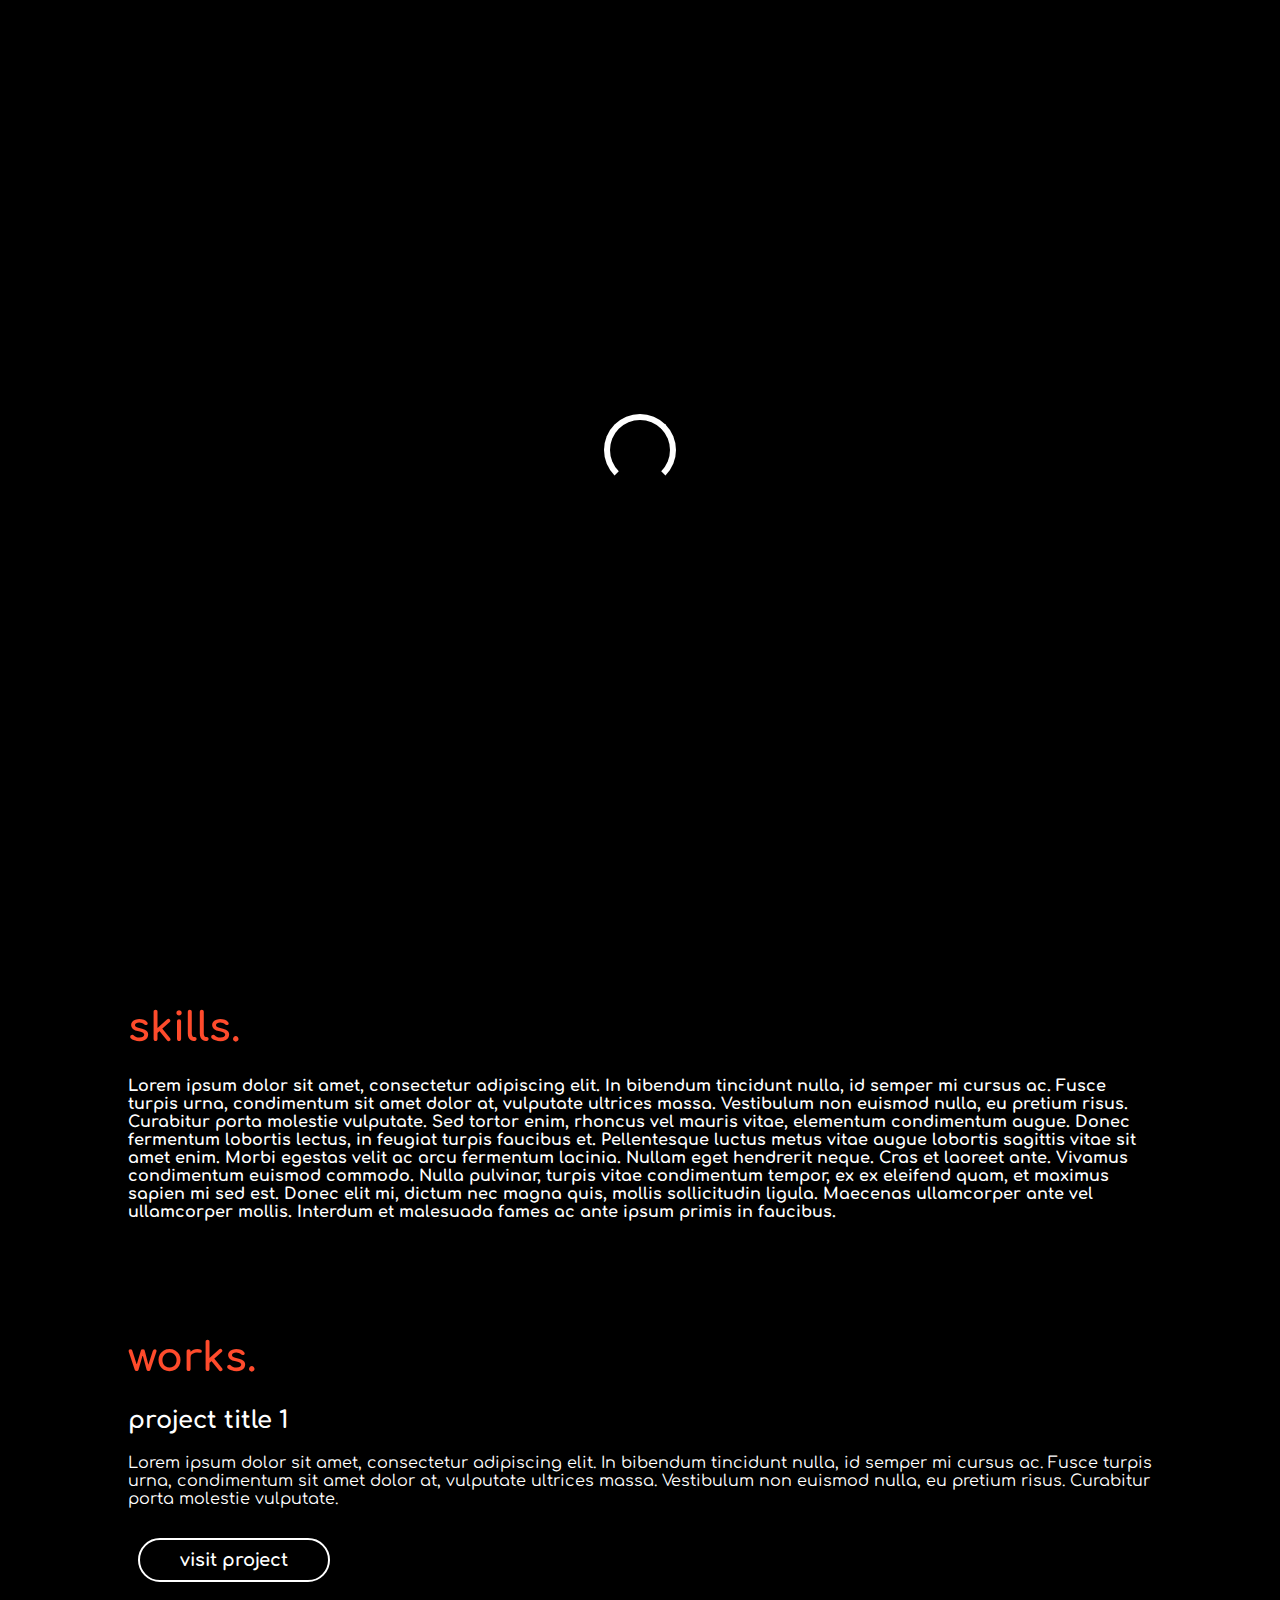
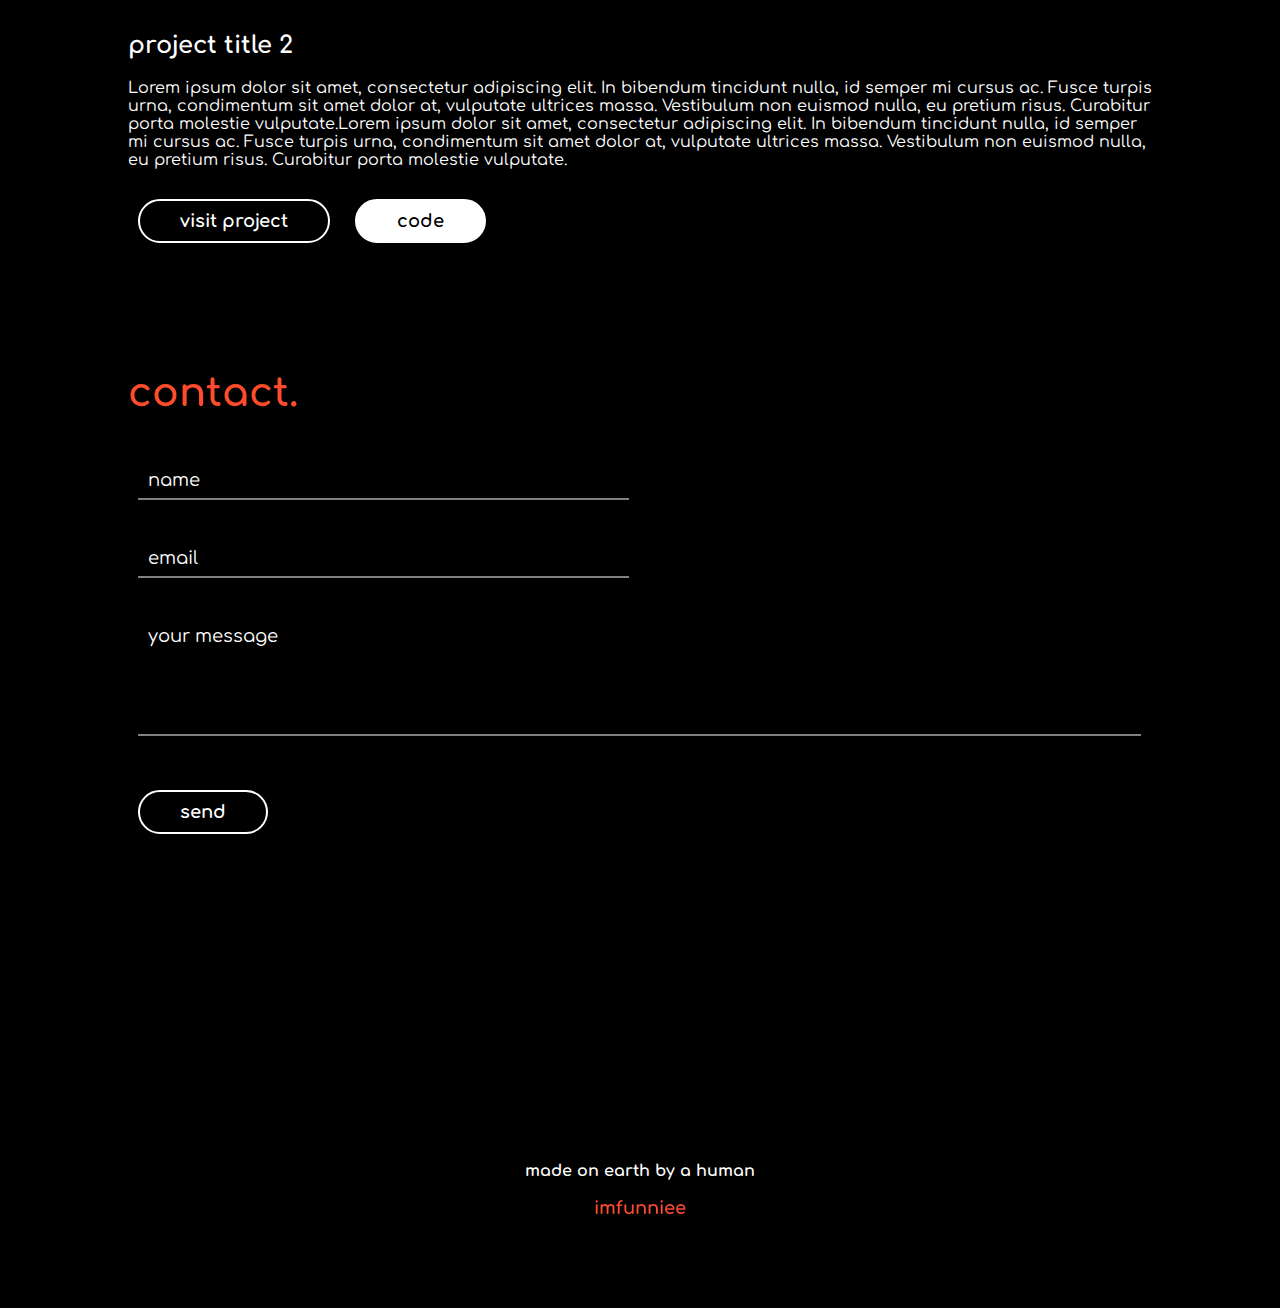
<file: 1/index.html>
<!DOCTYPE html>
<html lang="en">
<head>
    <meta charset="UTF-8">
    <meta name="viewport" content="width=device-width, initial-scale=1.0">
    <meta http-equiv="X-UA-Compatible" content="ie=edge">
    <title>yourname.</title>
    <link rel="stylesheet" href="https://cdnjs.cloudflare.com/ajax/libs/animate.css/3.7.0/animate.min.css">
    <link href="https://fonts.googleapis.com/css?family=Comfortaa:700" rel="stylesheet">
    <script src="https://code.jquery.com/jquery-3.3.1.min.js" integrity="sha256-FgpCb/KJQlLNfOu91ta32o/NMZxltwRo8QtmkMRdAu8=" crossorigin="anonymous"></script>
    <link rel="stylesheet" href="https://use.fontawesome.com/releases/v5.7.1/css/all.css" integrity="sha384-fnmOCqbTlWIlj8LyTjo7mOUStjsKC4pOpQbqyi7RrhN7udi9RwhKkMHpvLbHG9Sr" crossorigin="anonymous">
    <link rel="stylesheet" href="index.css">
</head>
<body>
    <div id="loading">
        <div id="spinner"></div>
    </div>
    <div id="header" class="animated slideInDown" style="animation-delay:1.8s;">
    <div id="title">yourname.</div><br>
    <div id="links">
        <a href="#skills">skills</a>
        <a href="#work" style="margin:0px 60px;">works</a>
        <a href="#contact">contact</a>
    </div>
    </div>

    <center>
    <div id="middle">
        <div id="tagline" class="animated zoomIn" style="animation-delay:1.8s;">
            if you're reading this, that mean's you can read<br>
            <button class="btn_one">haha ok</button>
        </div>
    </div>
    </center>

    <div id="portfolio">
             <div id="skills">
                 <h1>skills.</h1>   
                 <div>
                        <p>
                            Lorem ipsum dolor sit amet, consectetur adipiscing elit. In bibendum tincidunt nulla, id semper mi cursus ac. Fusce turpis urna, condimentum sit amet dolor at, vulputate ultrices massa. Vestibulum non euismod nulla, eu pretium risus. Curabitur porta molestie vulputate. Sed tortor enim, rhoncus vel mauris vitae, elementum condimentum augue. Donec fermentum lobortis lectus, in feugiat turpis faucibus et. Pellentesque luctus metus vitae augue lobortis sagittis vitae sit amet enim. Morbi egestas velit ac arcu fermentum lacinia. Nullam eget hendrerit neque. Cras et laoreet ante. Vivamus condimentum euismod commodo. Nulla pulvinar, turpis vitae condimentum tempor, ex ex eleifend quam, et maximus sapien mi sed est. Donec elit mi, dictum nec magna quis, mollis sollicitudin ligula. Maecenas ullamcorper ante vel ullamcorper mollis. Interdum et malesuada fames ac ante ipsum primis in faucibus.
                        </p>
                 </div> 
             </div>
         
              <div id="work">
                 <h1>works.</h1>

                 <div class="project">
                 <h2>project title 1</h2>
                 <div>Lorem ipsum dolor sit amet, consectetur adipiscing elit. In bibendum tincidunt nulla, id semper mi cursus ac. Fusce turpis urna, condimentum sit amet dolor at, vulputate ultrices massa. Vestibulum non euismod nulla, eu pretium risus. Curabitur porta molestie vulputate.</div>
                 <button class="btn_one">visit project</button>
                </div>

                <div class="project">
                 <h2>project title 2</h2>
                 <div>Lorem ipsum dolor sit amet, consectetur adipiscing elit. In bibendum tincidunt nulla, id semper mi cursus ac. Fusce turpis urna, condimentum sit amet dolor at, vulputate ultrices massa. Vestibulum non euismod nulla, eu pretium risus. Curabitur porta molestie vulputate.Lorem ipsum dolor sit amet, consectetur adipiscing elit. In bibendum tincidunt nulla, id semper mi cursus ac. Fusce turpis urna, condimentum sit amet dolor at, vulputate ultrices massa. Vestibulum non euismod nulla, eu pretium risus. Curabitur porta molestie vulputate.
                 </div>
                 <button class="btn_one">visit project</button>
                 <button class="btn_two">code</button>
                </div>

             </div>
         
              <div id="contact">
                 <h1>contact.</h1> 
                 <form>
                     <input type="text" placeholder="name" required>
                     <input type="email" placeholder="email" required><br>
                     <textarea placeholder="your message" required rows="5"></textarea><br>
                     <button class="btn_one">send</button>
                 </form> 
                 <div id="details">
                    <a class="btn_social"><i class="fas fa-phone"></i></a>
                    <a class="btn_social"><i class="fas fa-at"></i></a>
                    <a class="btn_social"><i class="fab fa-twitter"></i></a>
                    <a class="btn_social"><i class="fab fa-dribbble"></i></a>
                 </div>   
             </div>
    </div>
    <div id="footer">
        made on earth by a human <br><br> <a href="https://imfunniee.github.io">imfunniee</a>
    </div>
<script src="index.js" type="text/javascript"></script>
</body>
</html>
</file>
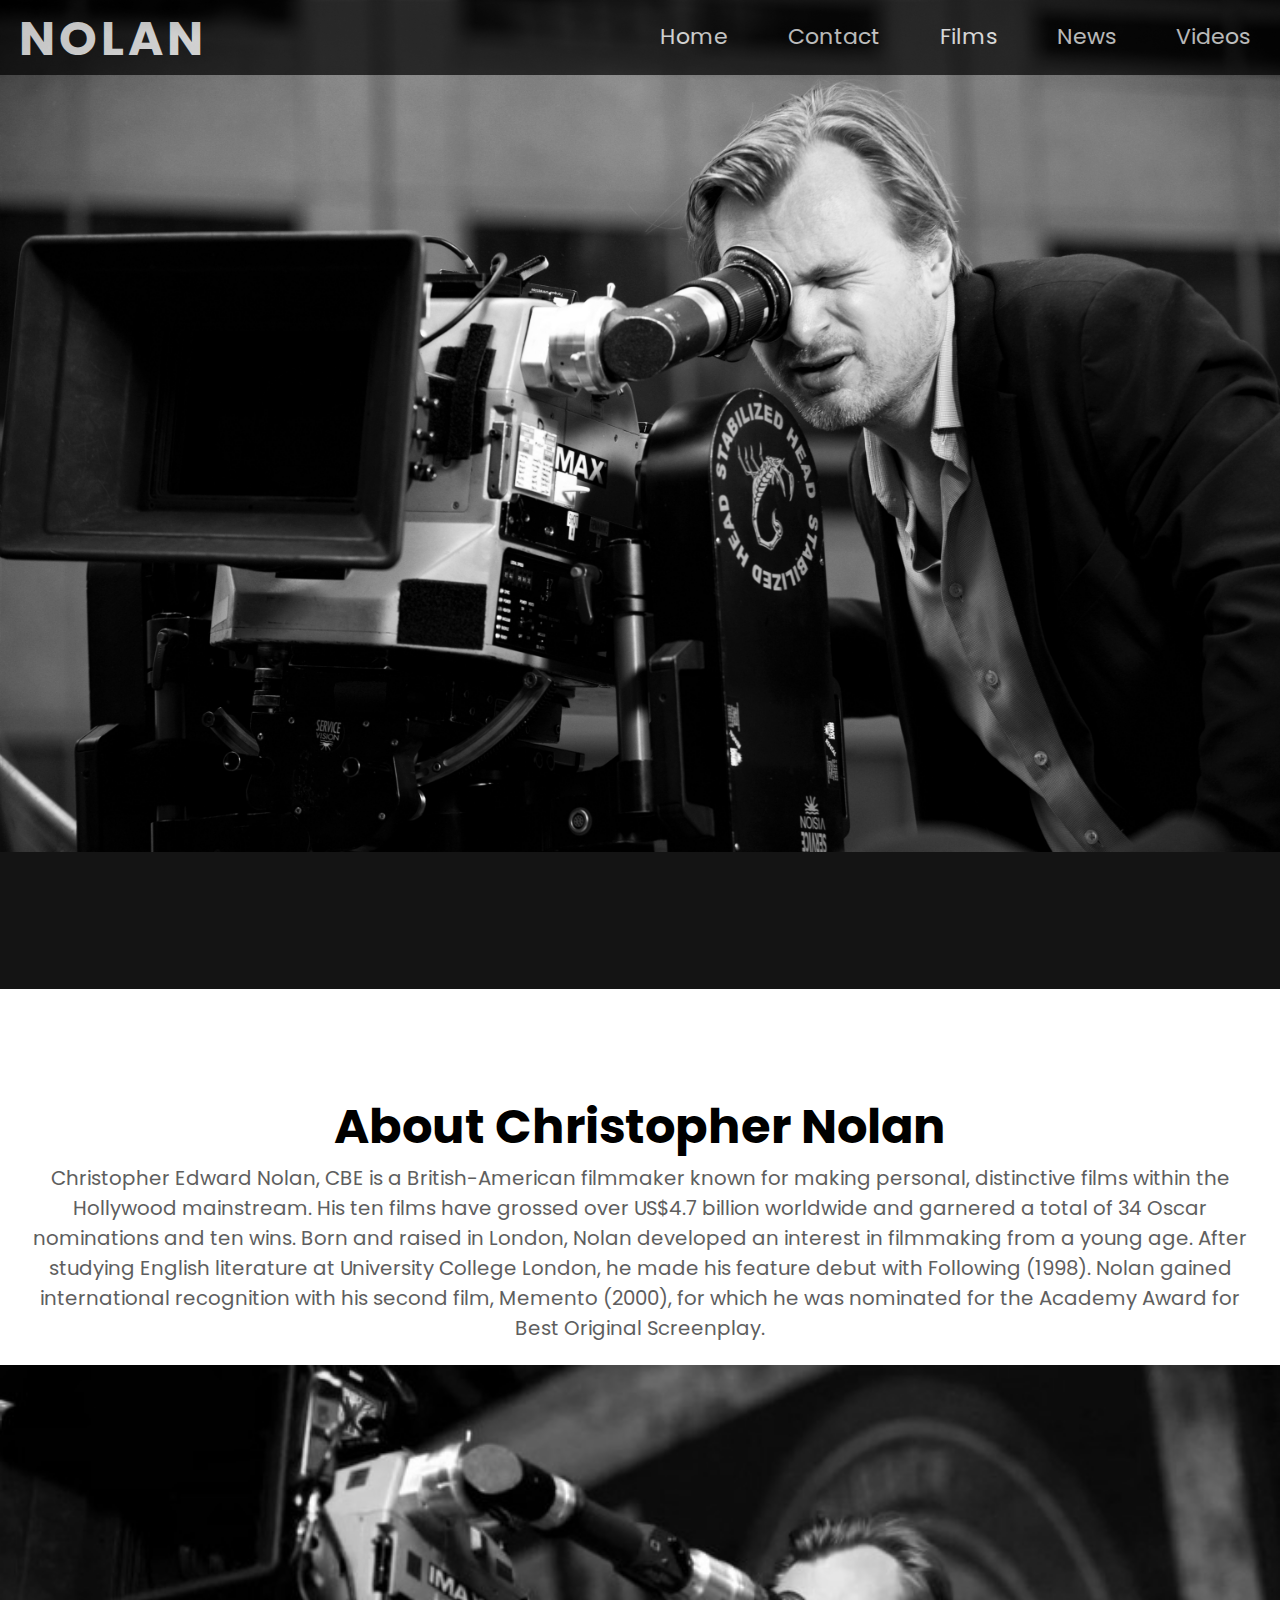
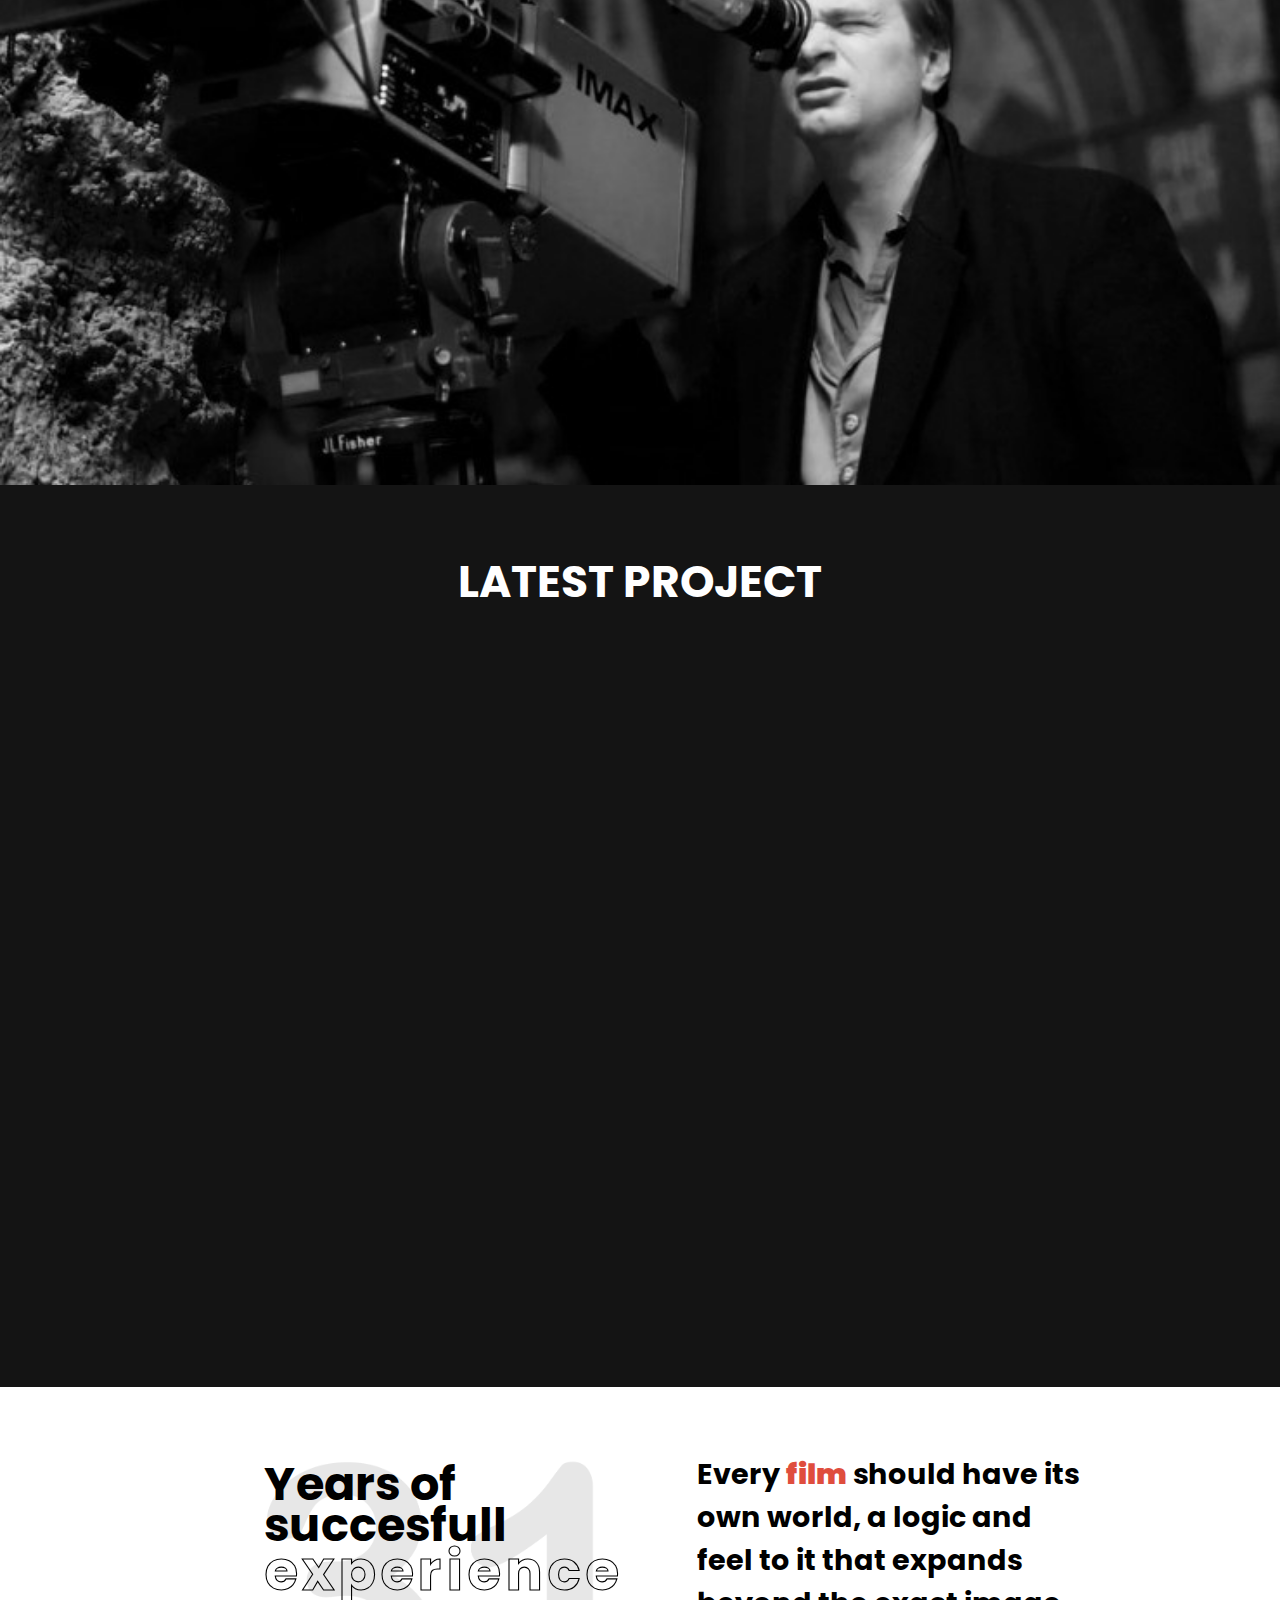
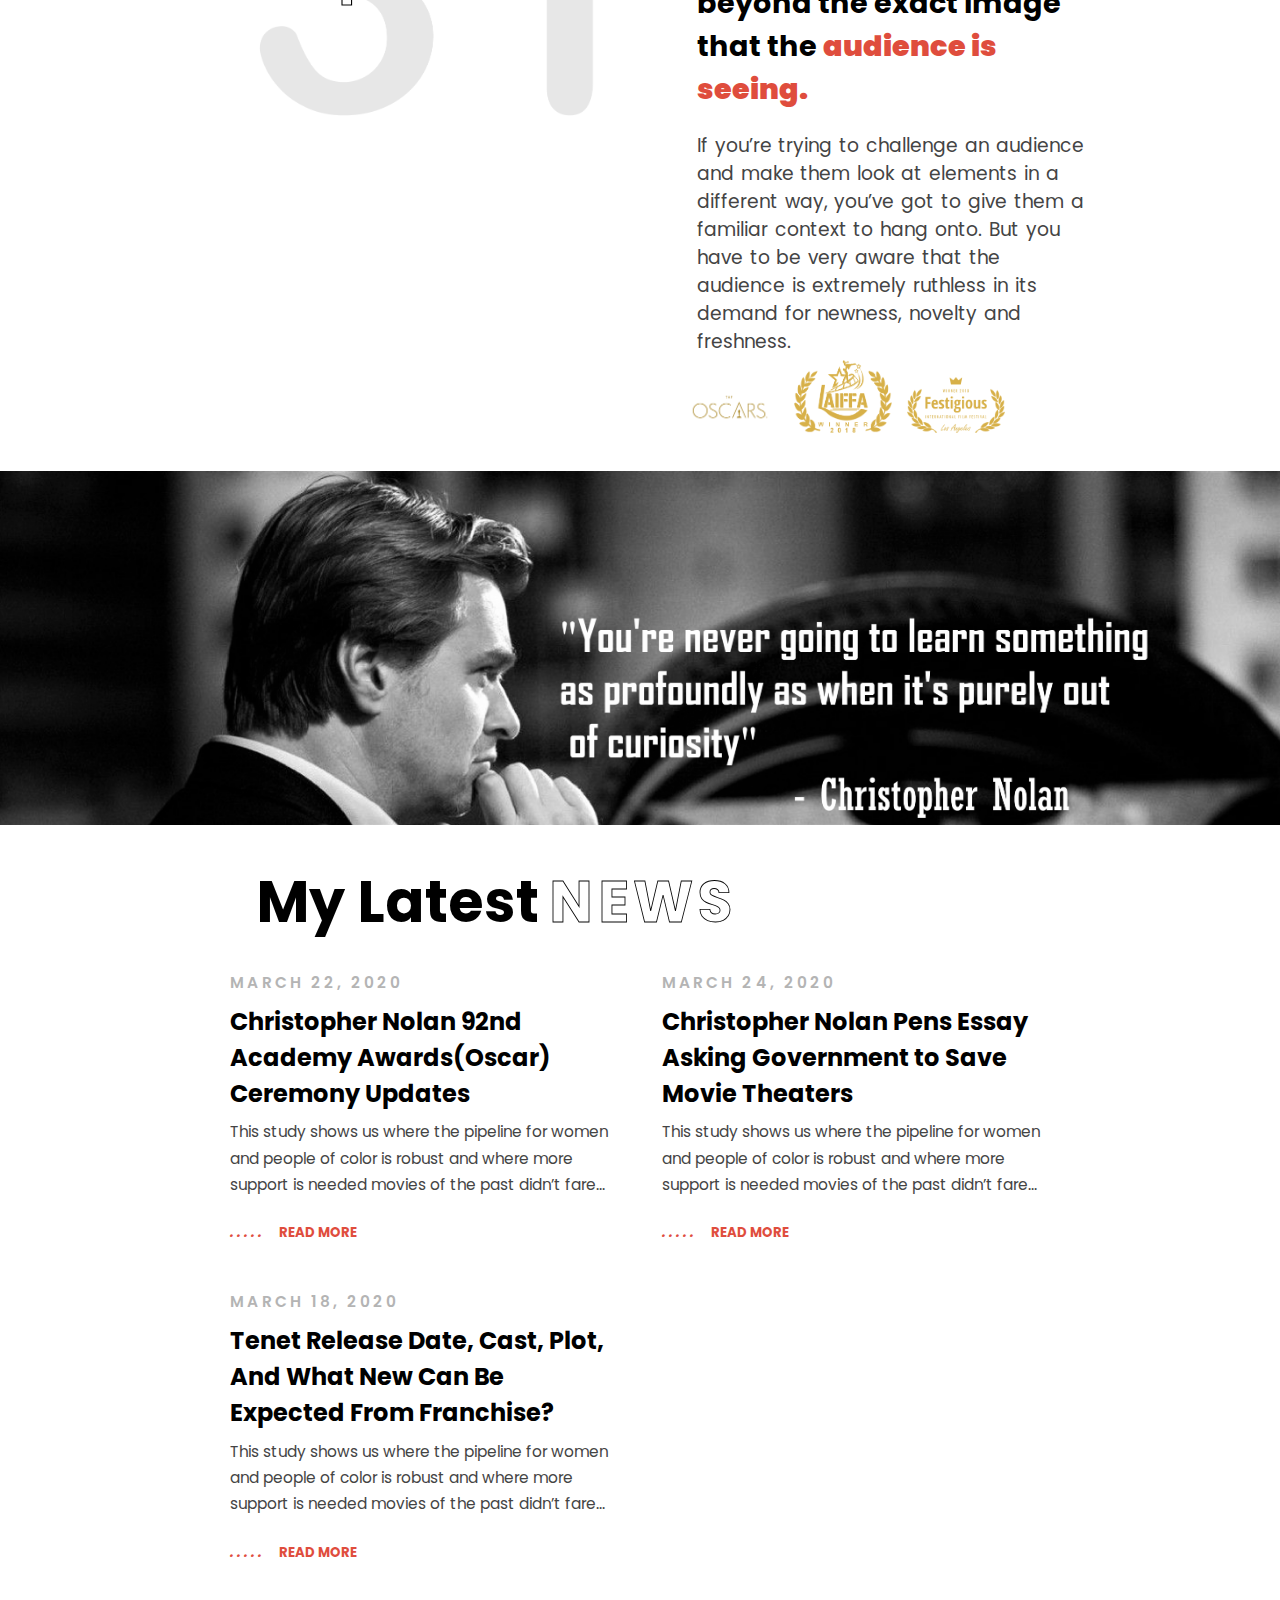
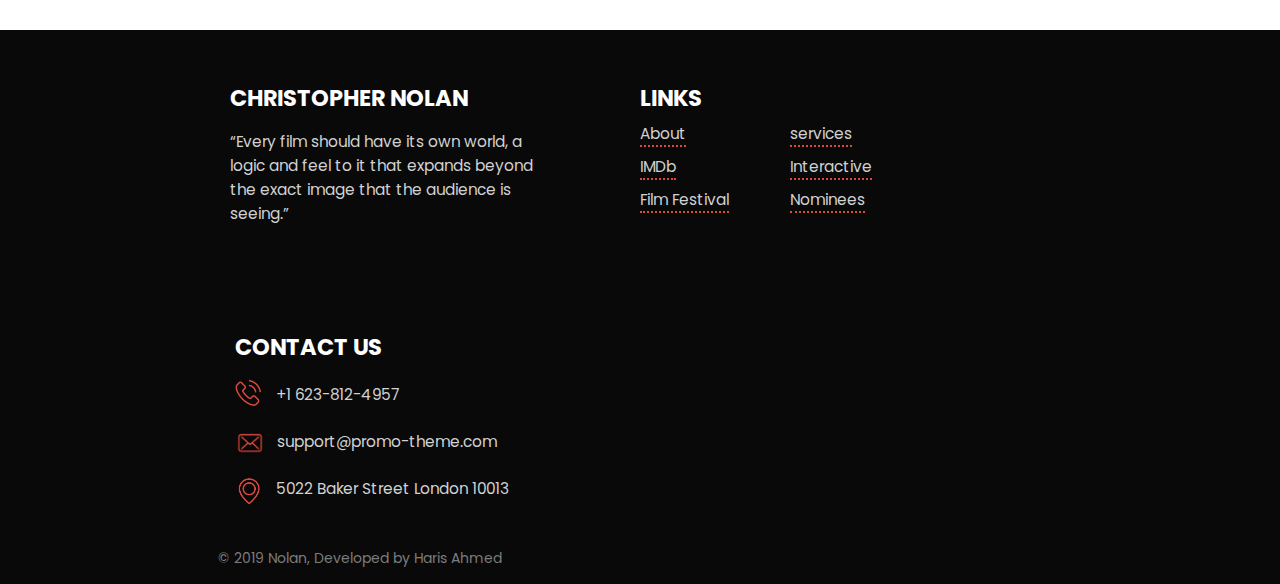
<file: films-site/index.html>
<!DOCTYPE html>
<html lang="en">
<head>
    <meta charset="UTF-8">
    <meta name="viewport" content="width=, initial-scale=1.0">
   
    <link href='https://fonts.googleapis.com/css?family=Calistoga' rel='stylesheet'>
    <link href="https://fonts.googleapis.com/css?family=Poppins:400,700&display=swap" rel="stylesheet">
    <link rel="stylesheet" href="style.css">
    <link rel="stylesheet" href="https://use.fontawesome.com/releases/v5.0.13/css/all.css" integrity="sha384-DNOHZ68U8hZfKXOrtjWvjxusGo9WQnrNx2sqG0tfsghAvtVlRW3tvkXWZh58N9jp" crossorigin="anonymous">
    
    <title>Home</title>
</head>
<body>
    
    <header class="header">
        <a href="/" class="logo">NOLAN</a>
        <input class="menu-btn" type="checkbox" id="menu-btn" />
        <label class="menu-icon" for="menu-btn"><span class="nav-icon"></span></label>
        <ul class="menu">
            <li><a href="index.html">Home</a></li>
            <li><a href="contact.html">Contact</a></li>
            <li><a href="films.html">Films</a></li>
            <li><a href="news.html">News</a></li>
            <li><a href="videos.html">Videos</a></li>
        </ul>
    </header>
<!--end of nav-->

    <div class="cover-img">
    <img src="img/cover.jpg"/>
        </div>  
    <div class="about">
        <div class="about-text">
            <h2>
                About Christopher Nolan

            </h2>

              <p>
                Christopher Edward Nolan, CBE is a British-American filmmaker known for making personal, distinctive films within the Hollywood mainstream.
                His ten films have grossed over US$4.7 billion worldwide and garnered a total of 34 Oscar nominations and ten wins.
                Born and raised in London, Nolan developed an interest in filmmaking from a young age. After studying English literature at University College London,
                he made his feature debut with Following (1998). Nolan gained international recognition with his second film, Memento (2000), for which he was
                nominated for the Academy Award for Best Original Screenplay.
              </p>
        </div>



        <div class="about-img">
            <img src="img/about.jpg">
        </div>


    </div>
<!--end of about-->

    <div class="projects">
    <h1>LATEST PROJECT</h1>
  <iframe  src="https://www.youtube.com/embed/LdOM0x0XDMo" frameborder="0"
     allow="accelerometer; autoplay; encrypted-media; gyroscope; picture-in-picture" allowfullscreen></iframe>

    </div>
    <div class="exp">
    <div class="years">
        <img src="img/number.png"  >
        
        <div class="content">
          <p>Years of <br> succesfull</p>
          <h1>experience</h1>
          
        </div>
      </div>
      <div class="qoute">
        <h3>
          
        Every <b>film</b> should have its own world, a logic and feel to it that expands beyond the exact image that the <b>audience is seeing.</b>
        </h3>
        <p>If you’re trying to challenge an audience and make them look at elements in a different way, you’ve got to give them a familiar context to 
          hang onto. But you have to be very aware that the audience is extremely ruthless in its demand for newness, novelty and freshness.</p>
          <div class="img-awards">
          <img src="img/oscar.png"/>
        <img src="img/award.png"/>
         <img src="img/award2.png"/>
        </div>
      </div>
    </div>
    <div class="img-splitter">

      <img src="img/cnq.png">
    </div>
    <div class="news-heading">
      <h1>My Latest<b>NEWS</b></h1>
    </div>
    <div class="news">
     
      <div class="article-1">
        <h2>MARCH 22, 2020</h2>
        <h1>Christopher Nolan 92nd Academy Awards(Oscar) Ceremony Updates</h1>
          <p>This study shows us where the pipeline for women and people of color is robust and where more support is needed movies of the past didn’t fare...</p>
          <i>.....</i> <b> read more</b>
      </div>
      <div class="article-2">
        
        <h2>MARCH 24, 2020</h2>
        <h1>Christopher Nolan Pens Essay Asking Government to Save Movie Theaters</h1>
        <p>This study shows us where the pipeline for women and people of color is robust and where more support is needed movies of the past didn’t fare...</p>
        <i>.....</i> <b> read more</b>
      </div>
      <div class="article-3">
        <h2>MARCH 18, 2020</h2>
        <h1>Tenet Release Date, Cast, Plot, And What New Can Be Expected From Franchise?</h1>
        <p>This study shows us where the pipeline for women and people of color is robust and where more support is needed movies of the past didn’t fare...</p>
          <i>.....</i> <b> read more</b>
      </div>
 
    </div>

    





<!--this is footer-->
<div class="footer">
  <div class="nolan">
    <h2>CHRISTOPHER NOLAN</h2>
    <p>“Every film should have its own world, a logic and feel to it that expands beyond the exact image that the audience is seeing.”</p>
    <div class="s-m">
      <a href="https://www.facebook.com/ChristopherNolan.info/"><i class="fab fa-facebook-f"></i></a>
      <a href="https://twitter.com/chris_nolann?lang=en"><i class="fab fa-twitter"></i></a>
      <a href="https://www.instagram.com/christophernolann/?hl=en"><i class="fab fa-instagram"></i></a>

      
    </div>
  </div>
  <div class="links">
    <h2>LINKS</h2>
    <div class="link1">
    <a href="#">About</a><br>
    <a href="https://www.imdb.com/name/nm0634240/">IMDb</a><br>
    <a href="#">Film Festival</a><br>
  </div>
    <div class="link2">
    <P><a href="#">services</a><br>
    <a href="https://www.imdb.com/name/nm0634240/">Interactive</a><br>
    <a href="#">Nominees</a><br>
  </div>

  </div>
  <div class="contact-f">
    <h2>CONTACT US</h2>
    <div class="c-one ">
      <div class="img">
        <img src="img/phone1.JPG">
        </div>
      <div class="c-text">+1 623-812-4957</div>
    </div>
    <div class="c-two">
      <div class="img"><img src="img/image.JPG"></div>
      <div class="c-text">support@promo-theme.com</div>
    </div>
    <div class="c-three">
      <div class="img"><img src="img/address.JPG"></div>
      <div class="c-text">5022 Baker Street London 10013</div>
    </div>
    
  </div>

</div>
<div class="copyright">© 2019 Nolan, Developed by Haris Ahmed</div>







    
</body>
</html>
</file>
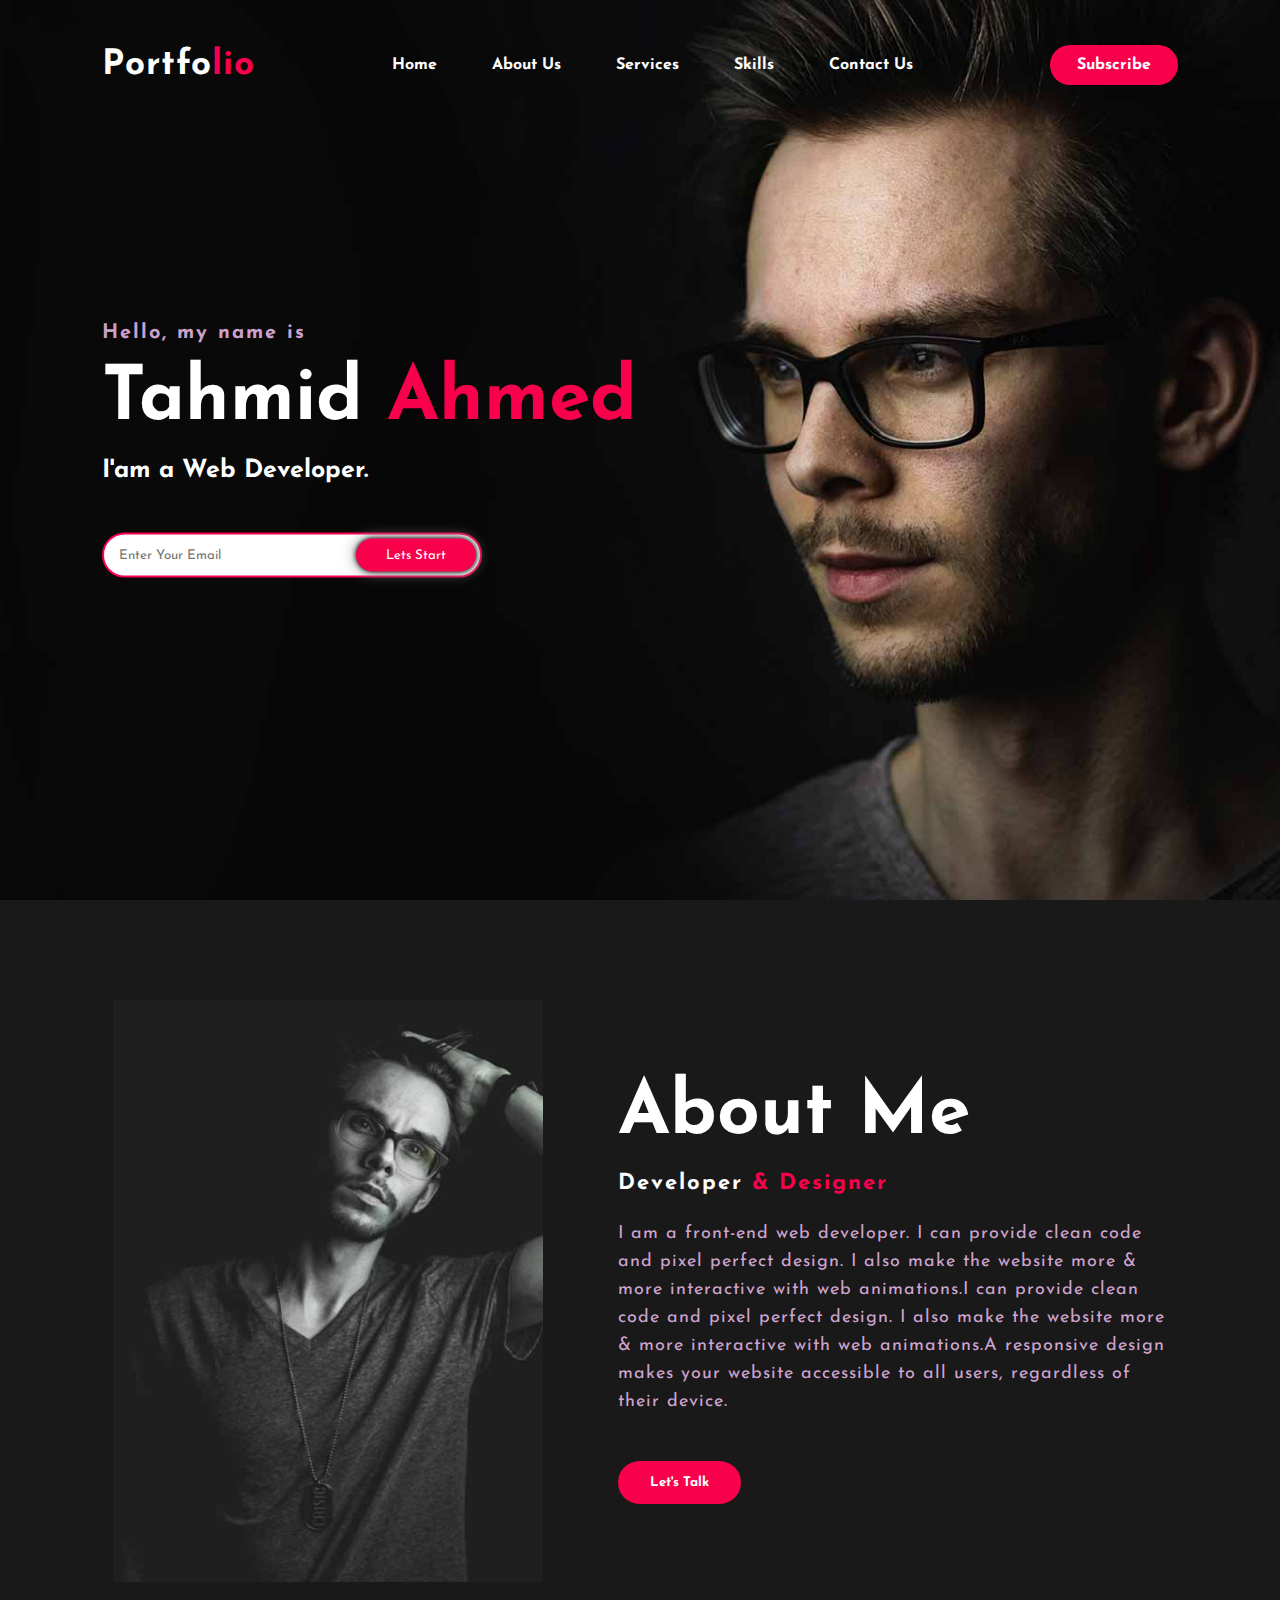
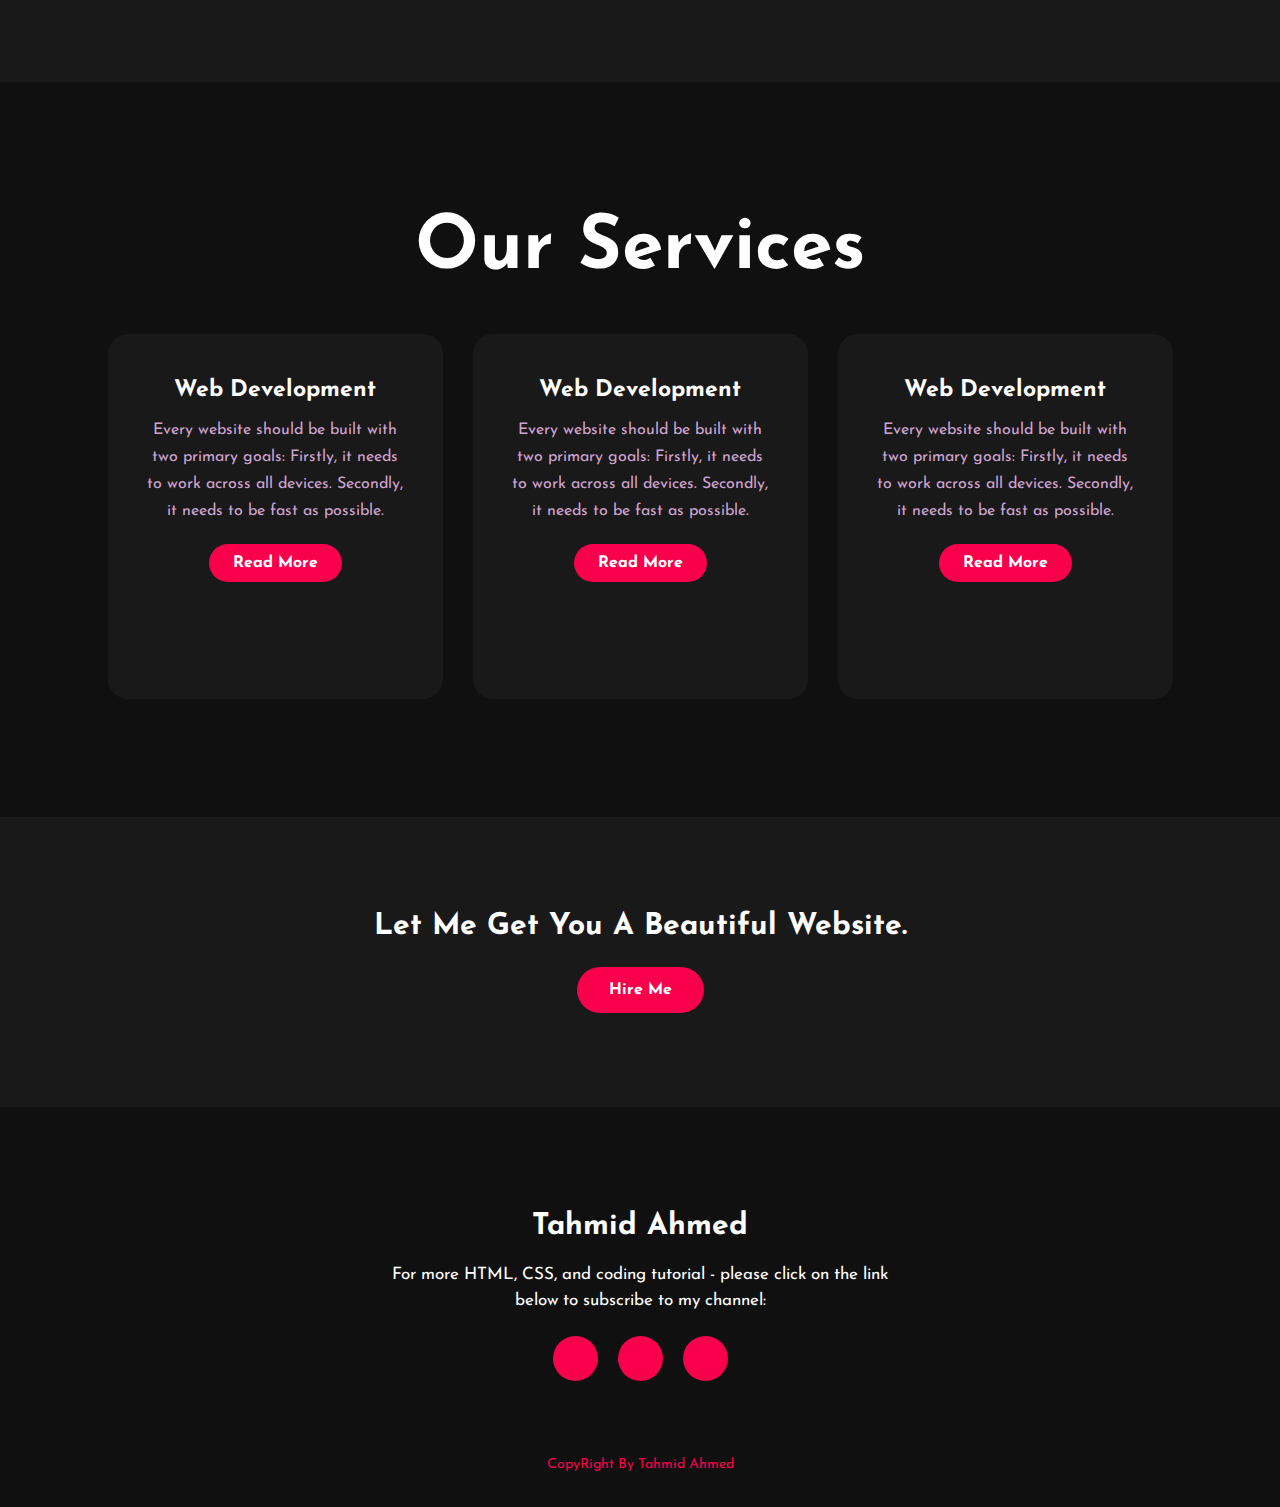
<file: sajt-v2/index.html>
<!DOCTYPE html>
<html>
<head>
	<title>Portfolio website</title>
	<link rel="stylesheet" type="text/css" href="css/style.css">

	<link rel="preconnect" href="https://fonts.gstatic.com">
  <link href="https://fonts.googleapis.com/css2?family=Josefin+Sans:ital,wght@0,100;0,200;0,300;0,400;0,500;0,600;0,700;1,100;1,200;1,300;1,400;1,500;1,600;1,700&display=swap" rel="stylesheet">

  <link rel="stylesheet" href="https://cdnjs.cloudflare.com/ajax/libs/font-awesome/5.15.3/css/all.min.css" integrity="sha512-iBBXm8fW90+nuLcSKlbmrPcLa0OT92xO1BIsZ+ywDWZCvqsWgccV3gFoRBv0z+8dLJgyAHIhR35VZc2oM/gI1w==" crossorigin="anonymous" referrerpolicy="no-referrer" />

</head>
<body>
	<!----hero Section start---->

	<div class="hero">
		<nav>
			<h2 class="logo">Portfo<span>lio</span></h2>
			<ul>
				<li><a href="#">Home</a></li>
				<li><a href="#">About Us</a></li>
				<li><a href="#">Services</a></li>
				<li><a href="#">Skills</a></li>
				<li><a href="#">Contact Us</a></li>
			</ul>
			<a href="#" class="btn">Subscribe</a>
		</nav>

		<div class="content">
			<h4>Hello, my name is</h4>
			<h1>Tahmid <span>Ahmed</span></h1>
			<h3>I'am a Web Developer.</h3>
			<div class="newslatter">
				<form>
					<input type="email" name="email" id="mail" placeholder="Enter Your Email">
					<input type="submit" name="submit" value="Lets Start">
				</form>
			</div>
		</div>
	</div>

	<!----About section start---->
	<section class="about">
		<div class="main">
			<img src="img/main-img.png">
			<div class="about-text">
				<h2>About Me</h2>
				<h5>Developer <span>& Designer</span></h5>
				<p>I am a front-end web developer. I can provide clean code and pixel perfect design. I also make the website more & more interactive with web animations.I can provide clean code and pixel perfect design. I also make the website more & more interactive with web animations.A responsive design makes your website accessible to all users, regardless of their device.</p>
				<button type="button">Let's Talk</button>
			</div>
		</div>
	</section>

	<!-----service section start----------->
	<div class="service">
		<div class="title">
			<h2>Our Services</h2>
		</div>

		<div class="box">
			<div class="card">
				<i class="fas fa-bars"></i>
				<h5>Web Development</h5>
				<div class="pra">
					<p>Every website should be built with two primary goals: Firstly, it needs to work across all devices. Secondly, it needs to be fast as possible.</p>

					<p style="text-align: center;">
						<a class="button" href="#">Read More</a>
					</p>
				</div>
			</div>

			<div class="card">
				<i class="far fa-user"></i>
				<h5>Web Development</h5>
				<div class="pra">
					<p>Every website should be built with two primary goals: Firstly, it needs to work across all devices. Secondly, it needs to be fast as possible.</p>

					<p style="text-align: center;">
						<a class="button" href="#">Read More</a>
					</p>
				</div>
			</div>

			<div class="card">
				<i class="far fa-bell"></i>
				<h5>Web Development</h5>
				<div class="pra">
					<p>Every website should be built with two primary goals: Firstly, it needs to work across all devices. Secondly, it needs to be fast as possible.</p>

					<p style="text-align: center;">
						<a class="button" href="#">Read More</a>
					</p>
				</div>
			</div>
		</div>
	</div>

	<!------Contact Me------>
	<div class="contact-me">
		<p>Let Me Get You A Beautiful Website.</p>
		<a class="button-two" href="#">Hire Me</a>
	</div>

	<!------footer start--------->
	<footer>
		<p>Tahmid Ahmed</p>
		<p>For more HTML, CSS, and coding tutorial - please click on the link below to subscribe to my channel:</p>
		<div class="social">
			<a href="#"><i class="fab fa-facebook-f"></i></a>
			<a href="#"><i class="fab fa-instagram"></i></a>
			<a href="#"><i class="fab fa-dribbble"></i></a>
		</div>
		<p class="end">CopyRight By Tahmid Ahmed</p>
	</footer>
</body>
</html>
</file>
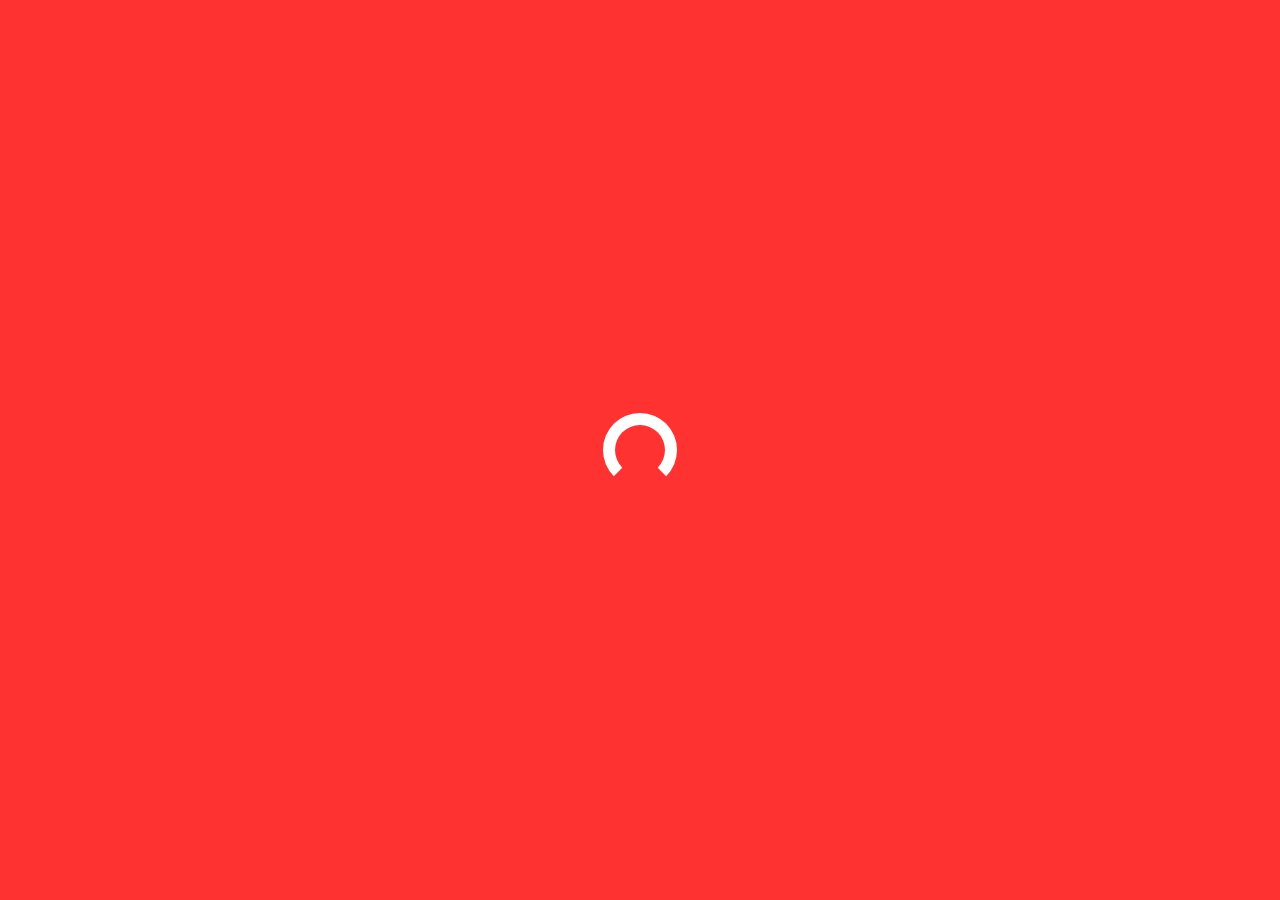
<file: Main-Site/main-site/index.html>
<!DOCTYPE html>
<html lang="en">
<head>
    <meta charset="UTF-8">
    <meta name="viewport" content="width=device-width, initial-scale=1.0">
    <meta http-equiv="X-UA-Compatible" content="ie=edge">
    <title>Amar Helic/Web Developer</title>
    <link rel="stylesheet" href="https://cdnjs.cloudflare.com/ajax/libs/animate.css/3.7.0/animate.min.css">
    <link href="https://fonts.googleapis.com/css?family=Comfortaa:700" rel="stylesheet">
    <script src="https://code.jquery.com/jquery-3.3.1.min.js" integrity="sha256-FgpCb/KJQlLNfOu91ta32o/NMZxltwRo8QtmkMRdAu8=" crossorigin="anonymous"></script>
    <link rel="stylesheet" href="https://use.fontawesome.com/releases/v5.7.1/css/all.css" integrity="sha384-fnmOCqbTlWIlj8LyTjo7mOUStjsKC4pOpQbqyi7RrhN7udi9RwhKkMHpvLbHG9Sr" crossorigin="anonymous">
    <link rel="stylesheet" href="index.css">
</head>
<body>
    <div id="loading">
        <div id="spinner"></div>
    </div>
    <div id="particles-js"></div>
    <div id="box">
        <div class="box1 onlywide animated bounceOutLeft" style="animation-delay:1.7s;"></div>
        <div class="box2 onlywide animated bounceOutLeft" style="animation-delay:1.8s;"></div>
        <div class="box2 onlywide animated bounceOutLeft" style="animation-delay:1.9s;"></div>
        <div class="box2 animated bounceOutRight" style="animation-delay:1.9s;"></div>
        <div class="box2 onlywide animated bounceOutRight" style="animation-delay:1.8s;"></div>
        <div class="box2 onlywide animated bounceOutRight" style="animation-delay:1.7s;"></div>
    </div>
    <a id="about" onclick="showabout()" class="animated fadeIn" style="animation-delay:2.2s;">About Me</a>
    <a id="work" onclick="showwork()" class="animated fadeIn" style="animation-delay:2.2s;">Posliovi</a>
    <a id="contact" onclick="showcontact()" class="animated fadeIn" style="animation-delay:2.2s;">Kontakt</a>
    <div id="middle" class="animated slideInDown" style="animation-delay:2.0s;">
        <h1>Amar Helic</h1>
        <h2>Software Developer / Web Developer</h2>
        <div id="menu">
            <a onclick="showabout()">About Me</a>
            <a onclick="showwork()">Poslovi</a>
            <a onclick="showcontact()">Kontakt</a>
        </div>
    </div>
    <div id="work_container" class="container">
        <div onclick="closework()"><i class="fas fa-angle-right"></i></div>
        <h1>Poslovi</h1>
        <section>
            <h2>Cime se bavim?</h2>
            <p>
               Bavim se pravljenjem sajtova koji sadrze html, js i css, takodje se bavim i pravljenjem Fivem skripti i servera. Ako vam je potrebna neka od mojih usluga vezano za prethodno navedene stavri, mozete mi se javiti na Diskordu ili da preuzmete neke od fajlova na mom Githubu.
            </p>
            <div id="used">
                <div><i class="fas fa-circle"></i>&nbsp;HTML5</div>
                <div><i class="fas fa-circle"></i>&nbsp;CSS3</div>
                <div><i class="fas fa-circle"></i>&nbsp;Javascript</div>
            </div>
            <button class="btn_one"><a href="https://github.com/Ammcooo">Github</a></button>
            <button class="btn_two"><a href="https://discord.gg/ddfZ7t8kAS">Discord</a></button>
        </section>
    </div>
    <div id="about_container" class="container">
            <div onclick="closeabout()"><i class="fas fa-angle-left"></i></div>
            <h1>About Me</h1>
            <section>
                <h2>Ko sam ja?</h2>
                <p>
                   Pozdrav, Ja sam Amar iz Crne Gore, Bavim se Web i Software Developingom, kao i pravljenjem custom Fivem Skripti i Servera. Za sve ove poslove me mozete kontaktirati na Diskordu ili putem E-maila.
                </p>
                <p>
                   Bla, Bla, Bla, Ne znam sta vas jos interesuje pa me slobodno mozete kontaktirati za vise informacija. 
                </p>
            </section>
            <section>
                <h2>Skills</h2>
                <p>
                   Znam Sve ;)
                </p>
            </section>
           
        </div>
          <div id="contact_container" class="container">
            <div onclick="closecontact()"><i class="fas fa-angle-down"></i></div>
            <h1>Kontakt</h1>
            <section>
                <h2>Kontaktiraj Me</h2>
                <p>
                    <form>
                        <input type="text" placeholder="Ime" required>
                        <input type="email" placeholder="Email" required><br>
                        <textarea placeholder="Poruka" required rows="5"></textarea><br>
                        <button class="btn_one">Posalji</button>
                    </form> 
                </p>
            </section>
        </div>
        <div id="footer">
            Made by Amar Helic <br> <a href="https://github.com/Ammcooo">My Github</a>
        </div>
    <script src="index.js" type="text/javascript"></script>
    <script src="particles.js"></script>
    <script src="app.js"></script>
</body>
</html>
</file>
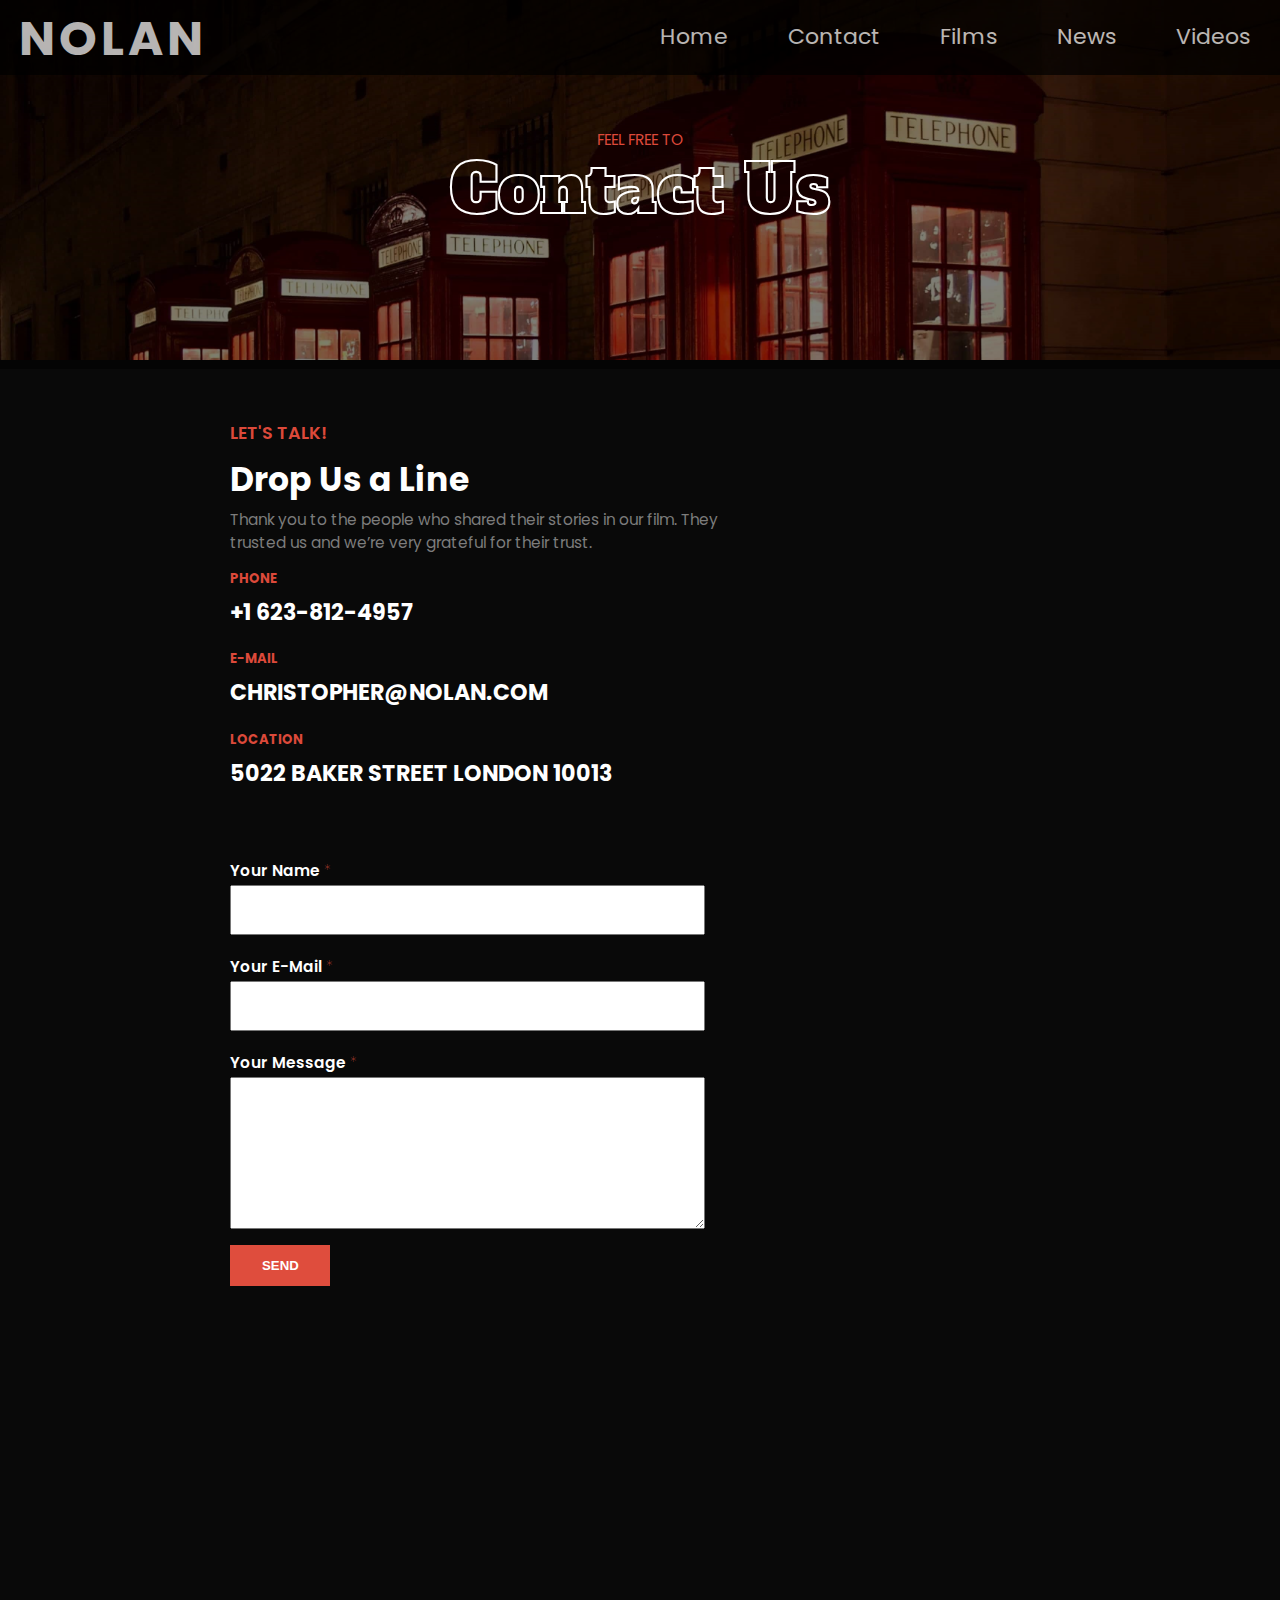
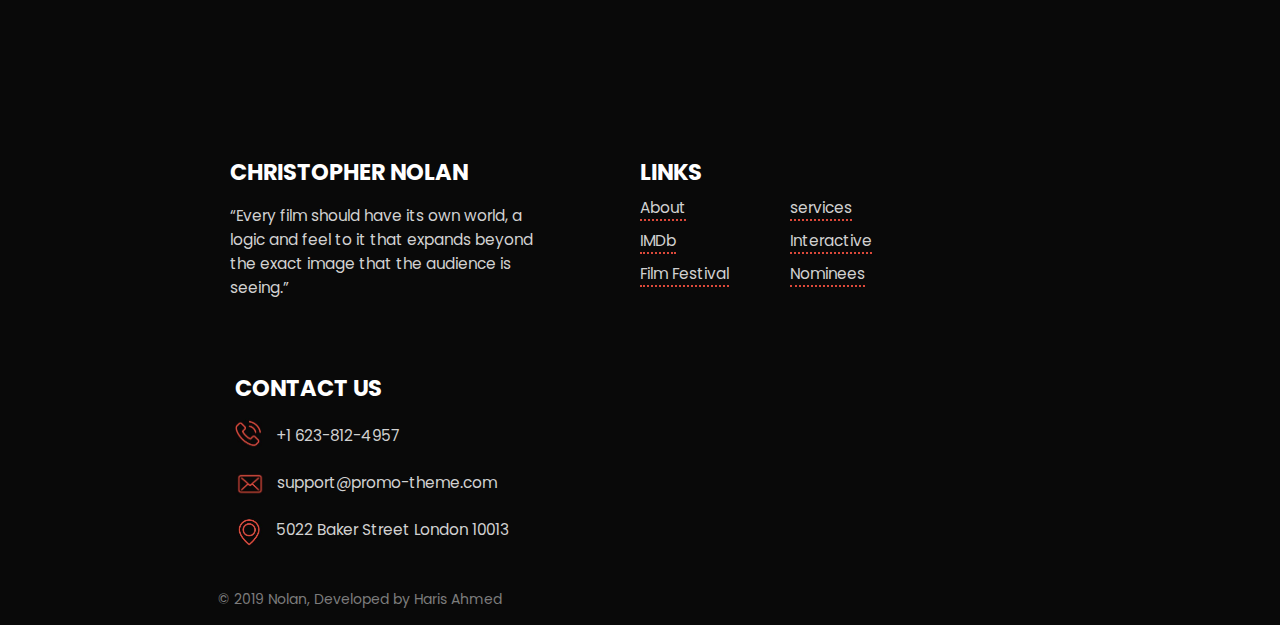
<file: films-site/contact.html>
<!DOCTYPE html>
<html lang="en">
<head>
    <meta charset="UTF-8">
    <meta name="viewport" content="width=, initial-scale=1.0">
    <link href='https://fonts.googleapis.com/css?family=Poppins' rel='stylesheet'>
    <link href='https://fonts.googleapis.com/css?family=Alfa Slab One' rel='stylesheet'>
    
    <link href='https://fonts.googleapis.com/css?family=Calistoga' rel='stylesheet'>
    <link rel="stylesheet" href="https://use.fontawesome.com/releases/v5.0.13/css/all.css" integrity="sha384-DNOHZ68U8hZfKXOrtjWvjxusGo9WQnrNx2sqG0tfsghAvtVlRW3tvkXWZh58N9jp" crossorigin="anonymous">
    <link href="https://fonts.googleapis.com/css2?family=Poppins:wght@400;600;700&display=swap" rel="stylesheet">
    <link rel="stylesheet" href="contact.css">
    <title>Contact Us</title>

</head>
<body>
    
    <header class="header">
        <a href="index.html" class="logo">NOLAN</a>
        <input class="menu-btn" type="checkbox" id="menu-btn" />
        <label class="menu-icon" for="menu-btn"><span class="nav-icon"></span></label>
        <ul class="menu">
          <li><a href="index.html">Home</a></li>
          <li><a href="contact.html">Contact</a></li>
          <li><a href="films.html">Films</a></li>
          <li><a href="news.html">News</a></li>
          <li><a href="videos.html">Videos</a></li>
        </ul>
    </header>
    <div class="container">
        <img src="img/contact6.jpg" alt="Notebook" style="width:100%;">
        
        <div class="content">
          <p>FEEL FREE TO</p>
          <h1>Contact Us</h1>
          
        </div>
      </div>

      <div class="contact">
          <div class="contact-l">
            <h2>LET'S TALK!</h2>
            <h1>Drop Us a Line</h1>
            <p>Thank you to the people who shared their stories in our film. They trusted us and we’re very grateful for their trust.</p>


            <h4>PHONE</h4>
            <h3>+1 623-812-4957</h3>

            <h4>E-MAIL</h4>
            <h3>CHRISTOPHER@NOLAN.COM</h3>

            <h4>LOCATION</h4>
            <h3>5022 BAKER STREET LONDON 10013</h3>

            <div class="s-m">
              <a href="https://www.facebook.com/ChristopherNolan.info/"><i class="fab fa-facebook-square"></i></a>
              <a href="https://twitter.com/chris_nolann?lang=en"><i class="fab fa-twitter-square"></i></a>
              <a href="https://www.instagram.com/christophernolann/?hl=en"><i class="fab fa-instagram"></i></a>
              <a href="https://www.behance.net/gallery/73464565/Christopher-Nolan-Biography"><i class="fab fa-behance-square"></i></a>
              <a href="https://vimeo.com/356005281"><i class="fab fa-vimeo"></i></a>
              
            </div>
          </div>
          <div class="contact-r">
            <form>
                
                
                <label for="name">Your Name <b>*</b></label><br> <input type="name" name="name" maxlength="10"  alt="" value="" /><br>
            
                
            
                <label for="email">Your E-Mail <b>*</b></label><br> <input type="email" name="email" maxlength="10"  alt="" value="" validation/><br>
                
                <label for="message">Your Message <b>*</b></label><br> 
                <textarea type="text" name="message" cols="65" rows="10"></textarea><br>
                <button type="submit"><span>SEND</span></button>
                
            </form>    
          </div>




      </div>
      
<br>

      <!--This is start of google map -->




      <iframe class="map" src="https://www.google.com/maps/embed?pb=!1m18!1m12!1m3!1d4965.2028125158395!2d-0.16113687118432463!3d51.52052829440702!2m3!1f0!2f0!3f0!3m2!1i1024!2i768!4f13.1!3m3!1m2!1s0x48761ace9bf0657b%3A0xa586cd2706117d7a!2sInspire%20cinematics!5e0!3m2!1sen!2s!4v1584802692762!5m2!1sen!2s" 
      width="100%" height="350px" frameborder="0" style="border:0;" allowfullscreen="" aria-hidden="false" tabindex="0" ></iframe>

      <div class="footer">
        <div class="nolan">
          <h2>CHRISTOPHER NOLAN</h2>
          <p>“Every film should have its own world, a logic and feel to it that expands beyond the exact image that the audience is seeing.”</p>
          <div class="s-m">
            <a href="https://www.facebook.com/ChristopherNolan.info/"><i class="fab fa-facebook-f"></i></a>
            <a href="https://twitter.com/chris_nolann?lang=en"><i class="fab fa-twitter"></i></a>
            <a href="https://www.instagram.com/christophernolann/?hl=en"><i class="fab fa-instagram"></i></a>

            
          </div>
        </div>
        <div class="links">
          <h2>LINKS</h2>
          <div class="link1">
          <a href="#">About</a><br>
          <a href="https://www.imdb.com/name/nm0634240/">IMDb</a><br>
          <a href="#">Film Festival</a><br>
        </div>
          <div class="link2">
          <P><a href="#">services</a><br>
          <a href="https://www.imdb.com/name/nm0634240/">Interactive</a><br>
          <a href="#">Nominees</a><br>
        </div>

        </div>
        <div class="contact-f">
          <h2>CONTACT US</h2>
          <div class="c-one ">
            <div class="img">
              <img src="img/phone1.JPG">
              </div>
            <div class="c-text">+1 623-812-4957</div>
          </div>
          <div class="c-two">
            <div class="img"><img src="img/image.JPG"></div>
            <div class="c-text">support@promo-theme.com</div>
          </div>
          <div class="c-three">
            <div class="img"><img src="img/address.JPG"></div>
            <div class="c-text">5022 Baker Street London 10013</div>
          </div>
          
        </div>
        
      </div>

      <div class="copyright">© 2019 Nolan, Developed by Haris Ahmed</div>

     




      </body>
</html>
</file>
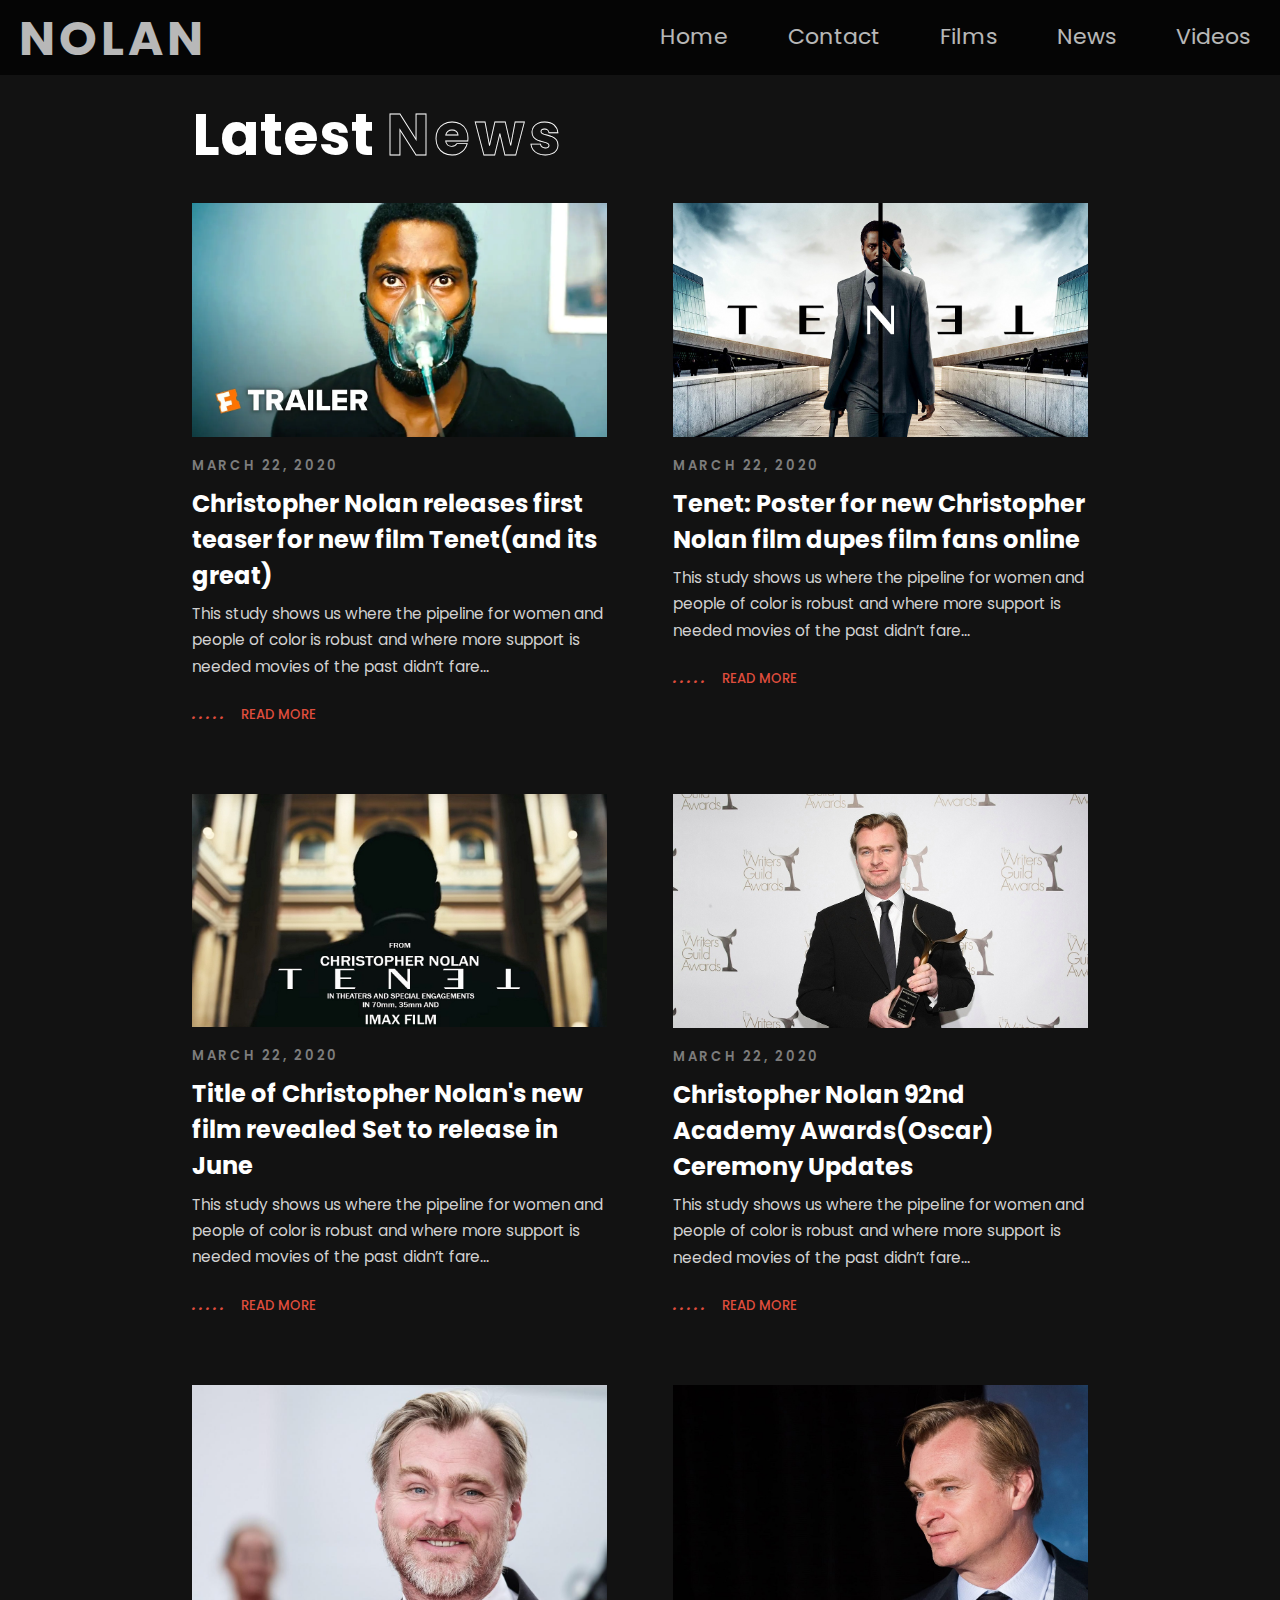
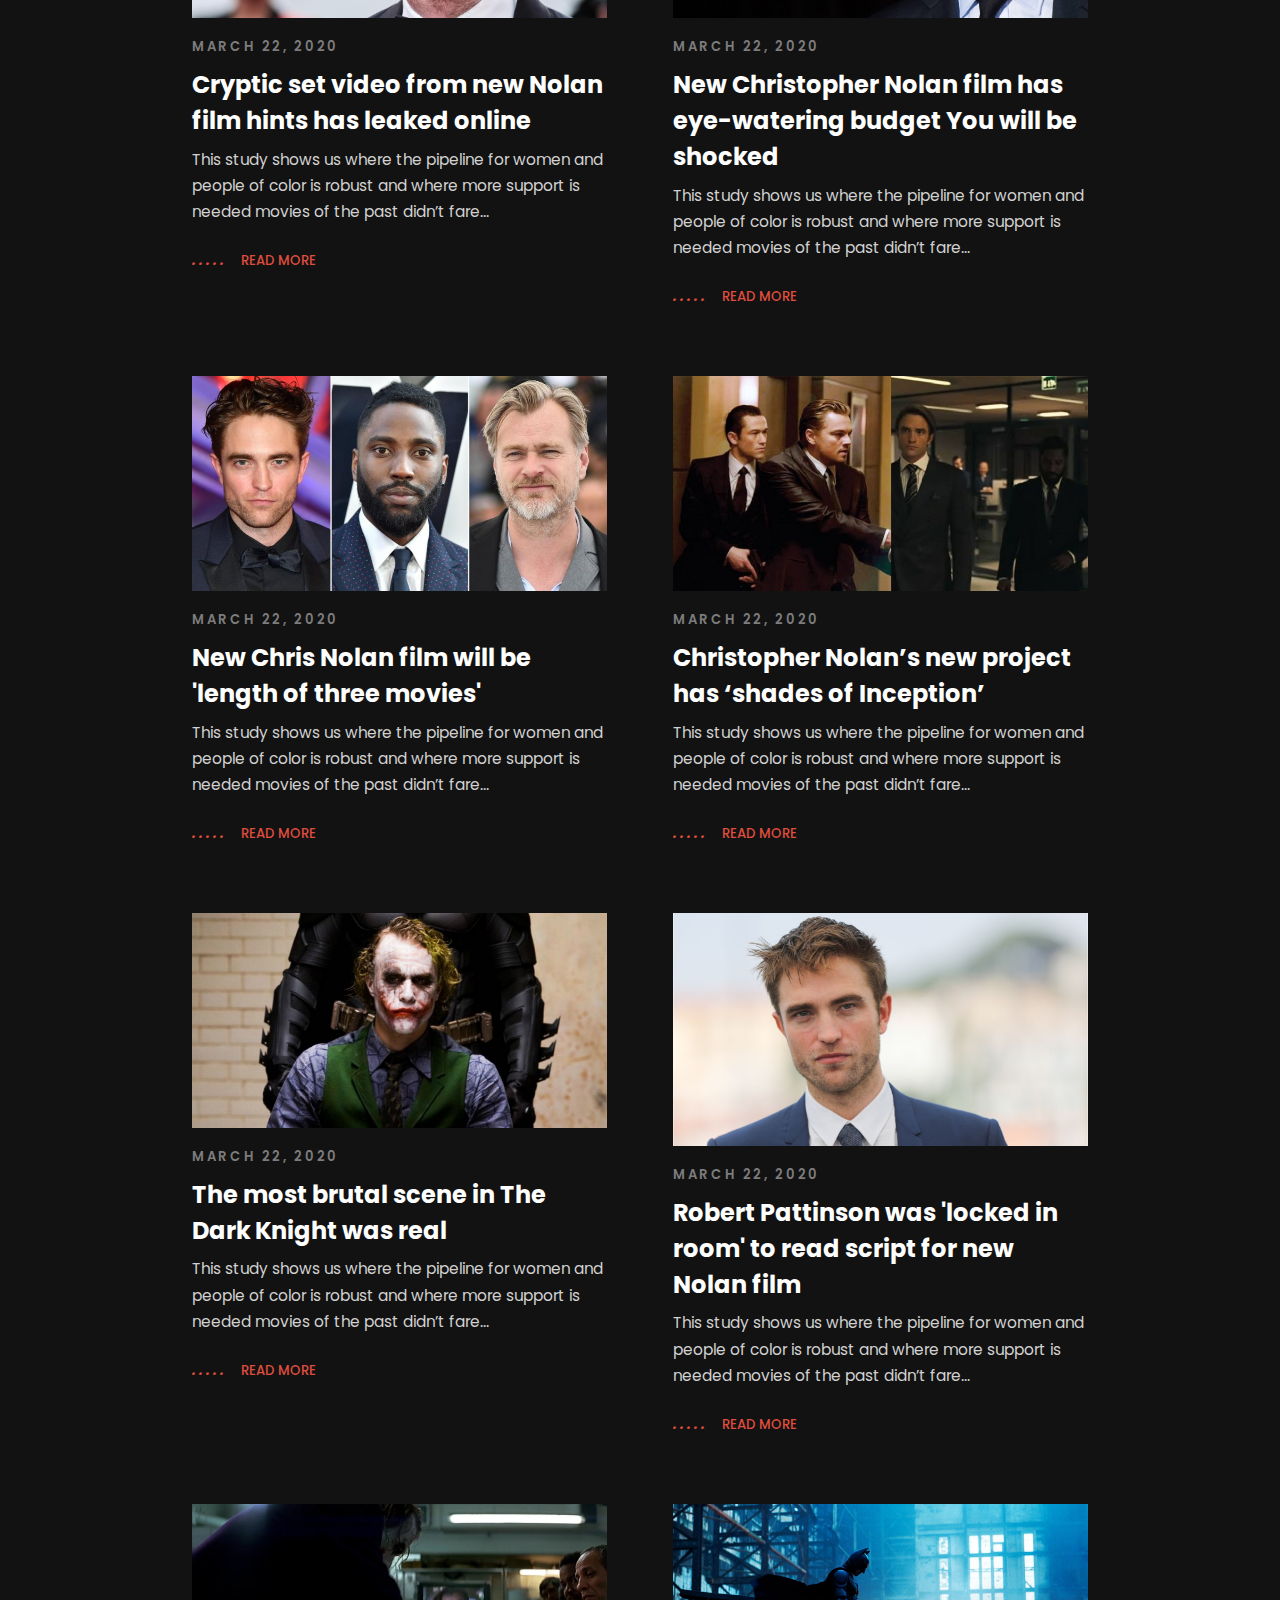
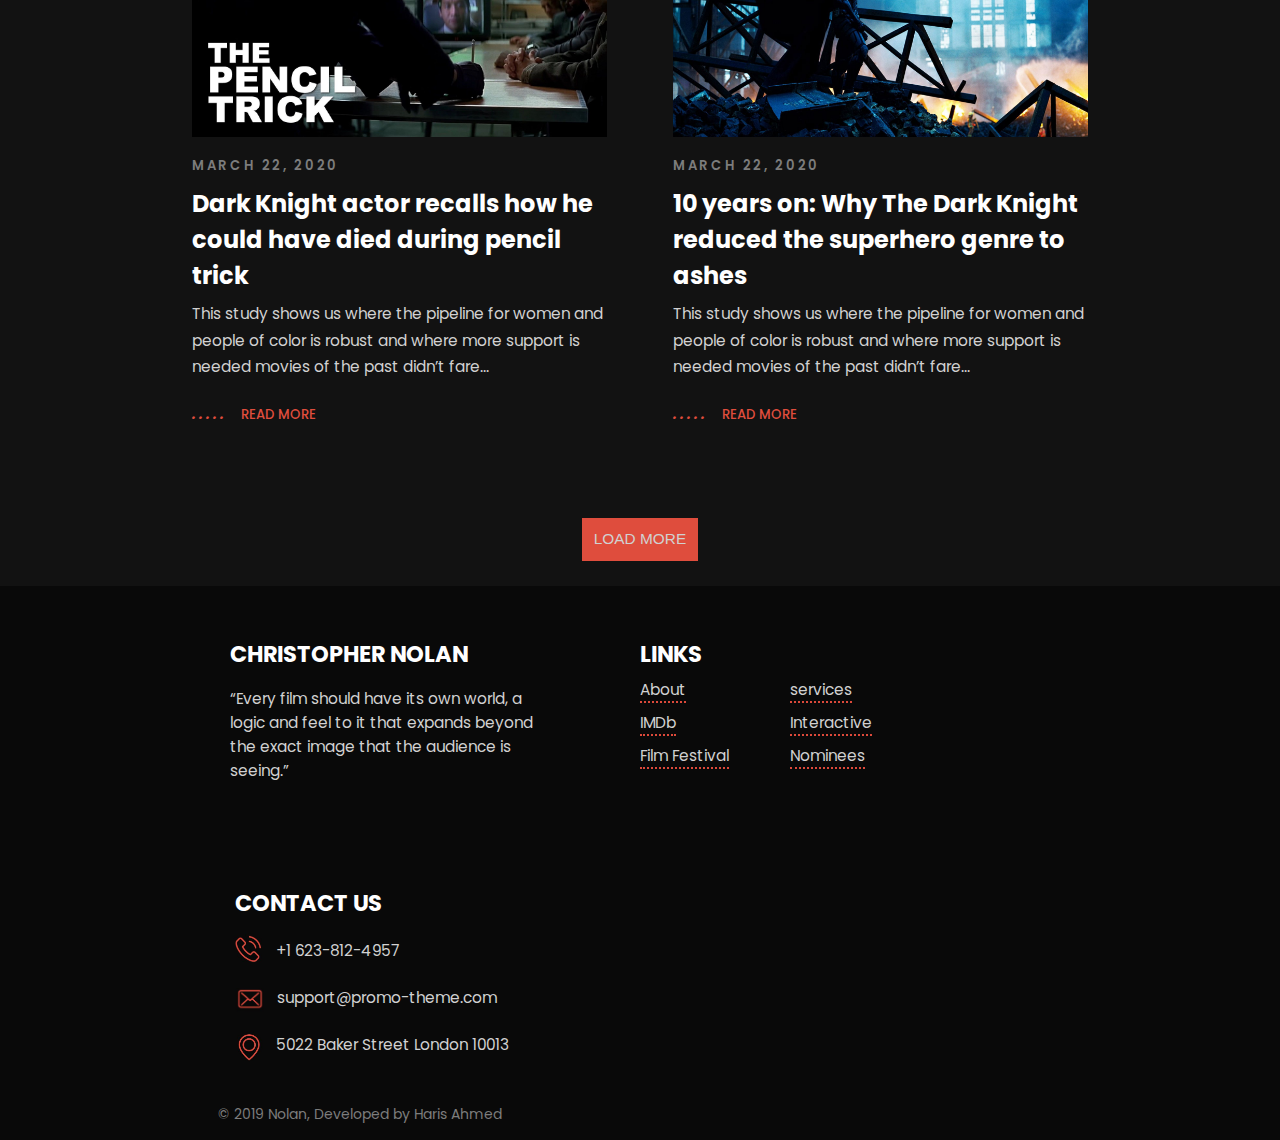
<file: films-site/news.html>
<!DOCTYPE html>
<html lang="en">
<head>
    <meta charset="UTF-8">
    <meta name="viewport" content="width=, initial-scale=1.0">
   
    <link href='https://fonts.googleapis.com/css?family=Calistoga' rel='stylesheet'>
    <link href="https://fonts.googleapis.com/css?family=Poppins:400,700&display=swap" rel="stylesheet">
    <link rel="stylesheet" href="style.css">
    <link rel="stylesheet" href="news.css">
    <link rel="stylesheet" href="https://use.fontawesome.com/releases/v5.0.13/css/all.css" integrity="sha384-DNOHZ68U8hZfKXOrtjWvjxusGo9WQnrNx2sqG0tfsghAvtVlRW3tvkXWZh58N9jp" crossorigin="anonymous">
    
    <title>NEWS</title>
</head>
<body>
    
    <header class="header">
        <a href="/" class="logo">NOLAN</a>
        <input class="menu-btn" type="checkbox" id="menu-btn" />
        <label class="menu-icon" for="menu-btn"><span class="nav-icon"></span></label>
        <ul class="menu">
            <li><a href="index.html">Home</a></li>
            <li><a href="contact.html">Contact</a></li>
            <li><a href="films.html">Films</a></li>
            <li><a href="news.html">News</a></li>
            <li><a href="videos.html">Videos</a></li>
        </ul>
    </header>
<!--end of nav-->
<br><br>


<div class="news-heading">
    <h1>Latest<b>News</b></h1>
  </div>
  <div class="news-1">
   
   
      <div class="article-1">
        <img src="img/news.webp"/>
      <h2>MARCH 22, 2020</h2>
      <h1>Christopher Nolan releases first teaser for new film Tenet(and its great)</h1>
        <p>This study shows us where the pipeline for women and people of color is robust and where more support is needed movies of the past didn’t fare...</p>
        <i>.....</i> <a href="#"> read more</a>
    </div>
        <div class="article-1">
        <img src="img/4-news.jpg"/>
      <h2>MARCH 22, 2020</h2>
      <h1>Tenet: Poster for new Christopher Nolan film dupes film fans online</h1>
        <p>This study shows us where the pipeline for women and people of color is robust and where more support is needed movies of the past didn’t fare...</p>
        <i>.....</i> <a href="#"> read more</a>
    </div>
        <div class="article-1">
        <img src="img/6-news.jpeg"/>
      <h2>MARCH 22, 2020</h2>
      <h1>Title of Christopher Nolan's new film revealed Set to release in June</h1>
        <p>This study shows us where the pipeline for women and people of color is robust and where more support is needed movies of the past didn’t fare...</p>
        <i>.....</i> <a href="#"> read more</a>
    </div>
     <div class="article-1">
        <img src="img/art1.jpg"/>
      <h2>MARCH 22, 2020</h2>
      <h1>Christopher Nolan 92nd Academy Awards(Oscar) Ceremony Updates</h1>
        <p>This study shows us where the pipeline for women and people of color is robust and where more support is needed movies of the past didn’t fare...</p>
        <i>.....</i> <a href="#"> read more</a>
    </div>

        <div class="article-1">
        <img src="img/2-news.jpg"/>
      <h2>MARCH 22, 2020</h2>
      <h1> Cryptic set video from new Nolan film hints has leaked online</h1>
        <p>This study shows us where the pipeline for women and people of color is robust and where more support is needed movies of the past didn’t fare...</p>
        <i>.....</i> <a href="#"> read more</a>
    </div>
    <div class="article-1">
      <img src="img/3-news.jpg"/>
    <h2>MARCH 22, 2020</h2>
    <h1>New Christopher Nolan film has eye-watering budget You will be shocked</h1>
      <p>This study shows us where the pipeline for women and people of color is robust and where more support is needed movies of the past didn’t fare...</p>
      <i>.....</i> <a href="#"> read more</a>
  </div>
        <div class="article-1">
        <img src="img/5-news.jpg"/>
      <h2>MARCH 22, 2020</h2>
      <h1>New Chris Nolan film will be 'length of three movies' </h1>
        <p>This study shows us where the pipeline for women and people of color is robust and where more support is needed movies of the past didn’t fare...</p>
        <i>.....</i> <a href="#"> read more</a>
    </div>
    <div class="article-1">
      <img src="img/7-news.jpg"/>
    <h2>MARCH 22, 2020</h2>
    <h1>Christopher Nolan’s new project has ‘shades of Inception’</h1>
      <p>This study shows us where the pipeline for women and people of color is robust and where more support is needed movies of the past didn’t fare...</p>
      <i>.....</i> <a href="#"> read more</a>
  </div>
      <div class="article-1">
        <img src="img/8-news.jpg"/>
      <h2>MARCH 22, 2020</h2>
      <h1>The most brutal scene in The Dark Knight was real</h1>
        <p>This study shows us where the pipeline for women and people of color is robust and where more support is needed movies of the past didn’t fare...</p>
        <i>.....</i> <a href="#"> read more</a>
    </div>
        <div class="article-1">
        <img src="img/9-news.jpg"/>
      <h2>MARCH 22, 2020</h2>
      <h1>Robert Pattinson was 'locked in room' to read script for new Nolan film</h1>
        <p>This study shows us where the pipeline for women and people of color is robust and where more support is needed movies of the past didn’t fare...</p>
        <i>.....</i> <a href="#"> read more</a>
    </div>
        <div class="article-1">
        <img src="img/10-news.jpg"/>
      <h2>MARCH 22, 2020</h2>
      <h1>Dark Knight actor recalls how he could have died during pencil trick</h1>
        <p>This study shows us where the pipeline for women and people of color is robust and where more support is needed movies of the past didn’t fare...</p>
        <i>.....</i> <a href="#"> read more</a>
    </div>
        <div class="article-1">
        <img src="img/11-news.jpg"/>
      <h2>MARCH 22, 2020</h2>
      <h1>10 years on: Why The Dark Knight reduced the superhero genre to ashes</h1>
        <p>This study shows us where the pipeline for women and people of color is robust and where more support is needed movies of the past didn’t fare...</p>
        <i>.....</i> <a href="#"> read more</a>
    </div>

  
  </div>
<center>
  <button type="menu">LOAD MORE</button></center>


<!--this is footer-->
<div class="footer">
    <div class="nolan">
      <h2>CHRISTOPHER NOLAN</h2>
      <p>“Every film should have its own world, a logic and feel to it that expands beyond the exact image that the audience is seeing.”</p>
      <div class="s-m">
        <a href="https://www.facebook.com/ChristopherNolan.info/"><i class="fab fa-facebook-f"></i></a>
        <a href="https://twitter.com/chris_nolann?lang=en"><i class="fab fa-twitter"></i></a>
        <a href="https://www.instagram.com/christophernolann/?hl=en"><i class="fab fa-instagram"></i></a>

        
      </div>
    </div>
    <div class="links">
      <h2>LINKS</h2>
      <div class="link1">
      <a href="#">About</a><br>
      <a href="https://www.imdb.com/name/nm0634240/">IMDb</a><br>
      <a href="#">Film Festival</a><br>
    </div>
      <div class="link2">
      <P><a href="#">services</a><br>
      <a href="https://www.imdb.com/name/nm0634240/">Interactive</a><br>
      <a href="#">Nominees</a><br>
    </div>

    </div>
    <div class="contact-f">
      <h2>CONTACT US</h2>
      <div class="c-one ">
        <div class="img">
          <img src="img/phone1.JPG">
          </div>
        <div class="c-text">+1 623-812-4957</div>
      </div>
      <div class="c-two">
        <div class="img"><img src="img/image.JPG"></div>
        <div class="c-text">support@promo-theme.com</div>
      </div>
      <div class="c-three">
        <div class="img"><img src="img/address.JPG"></div>
        <div class="c-text">5022 Baker Street London 10013</div>
      </div>
      
    </div>
    
  </div>
  <div class="copyright">© 2019 Nolan, Developed by Haris Ahmed</div>







</body>
</html>
</file>
<file: 1/index.css>
body,html {
    padding:0px;
    margin:0px;
    font-family: 'Comfortaa', cursive;
    font-weight:bold;
    color:#fff;
    background:rgb(0, 0, 0);
    scroll-behavior: smooth;
}
#loading {
    width: 100vw;
    height: 100vh;
    position: fixed;
    background: #000;
    z-index: 999;
    display: flex;
    justify-content: center;
    flex-direction: column;
    align-items: center;
}
#spinner {
    animation: rotate 0.56s infinite linear;
    width:60px;
    height:60px;
    border:6px solid #fff;
    border-bottom:6px solid #000;
    border-radius:50%;
    margin:0;
}
@keyframes rotate {
    0% {transform: rotate(0deg);}
    100% {transform: rotate(360deg);}
}
#header {
    width:80%;
    padding:4% 10%;
    text-align:center;
    position:absolute;
    transition:0.6s ease-in-out;
}
#header div {
    display:block;
}
#title {
    font-size:40px;
    background-image: linear-gradient(to left, #FF416C 0%, #FF4B2B 100%);
    -webkit-background-clip:text;
    background-clip:text;
    -webkit-text-fill-color: transparent;
    background-size:500% 500% !important;
    -webkit-animation: Gradient 20s ease infinite;
    -moz-animation: Gradient 20s ease infinite;
    -o-animation: Gradient 20s ease infinite;
    animation: Gradient 20s ease infinite;
    font-family: 'Comfortaa', cursive;
}
#links {
    margin:40px 0px;
    transition:0.6s ease-in-out;
    color:#fff;
}
#links a {
    margin:0px 30px;
    color:inherit;
    text-decoration:none;
    transition:0.4s ease-in-out;
    padding:5px 8px;
    border-bottom:2px solid transparent;
}
#links a:hover {
    border-bottom:2px solid #fff;
}
#middle {
    width:100%;
    height:80vh;
    background:linear-gradient(0deg,rgba(0,0,0,1),rgba(0,0,0,0)),url("https://images.unsplash.com/photo-1494587351196-bbf5f29cff42?ixlib=rb-1.2.1&ixid=eyJhcHBfaWQiOjEyMDd9&&w=1351&q=80") center center fixed;
    background-size:100% auto;
    background-repeat:no-repeat;
    color:white;
    display:flex;
    justify-content:center;
    flex-direction:column;
    transition:1s ease-in-out;
    padding-top:20vh;
}
#tagline {
    font-size:50px;
    width:60%;
}
#portfolio {
    width:80%;
    padding:2% 10%;
}
#portfolio div h1 {
    font-size:40px;
    background-image: linear-gradient(to left, #FF416C 0%, #FF4B2B 100%);
    -webkit-background-clip:text;
    background-clip:text;
    -webkit-text-fill-color: transparent;
    background-size:500% 500% !important;
    -webkit-animation: Gradient 20s ease infinite;
    -moz-animation: Gradient 20s ease infinite;
    -o-animation: Gradient 20s ease infinite;
    animation: Gradient 20s ease infinite;
    font-family: 'Comfortaa', cursive;
}
#skills {
    margin:4vh 0px !important;
    padding:2vh 0px !important;
}
#work {
    margin:4vh 0px !important;
    padding:2vh 0px !important;
}
#contact {
    margin:4vh 0px !important;
    padding:2vh 0px !important;
}
#contact form {
    width:100%;
}
#contact form input {
    width:46%;
    margin:20px 1%;
    background:transparent;
    border:0px;
    border-bottom:2px solid rgba(255,255,255,0.5);
    padding:8px 10px;
    font-family: 'Comfortaa', cursive;
    font-size:18px;
    transition:0.4s ease-in-out;
    color:#fff;
}
#contact form textarea {
    width:96%;
    margin:20px 1%;
    padding:8px 10px;
    border:0px;
    border-bottom:2px solid rgba(255,255,255,0.5);
    padding:8px 10px;
    font-family: 'Comfortaa', cursive;
    font-size:18px;
    background:transparent;
    resize:none;
    transition:0.4s ease-in-out;
    color:#fff;
}
#contact form input:focus {
    outline:none;
    border-bottom:2px solid rgba(255,255,255,1);
}
#contact form textarea:focus {
    outline:none;
    border-bottom:2px solid rgba(255,255,255,1);
}
::placeholder {
    color:#fff;
}
.btn_one {
    color:white;
    padding:10px 40px;
    border-radius:50px;
    border:2px solid #fff;
    font-size:18px;
    font-family: 'Comfortaa', cursive;
    font-weight:bold;
    background:transparent;
    transition:0.4s ease-in-out;
    margin:30px 10px;
}
.btn_one:hover {
    background:white;
    cursor:pointer;
    color:#000;
}
.project div {
    font-weight:normal;
}
.btn_two {
    color:#000;
    padding:10px 40px;
    border-radius:50px;
    border:2px solid #fff;
    font-size:18px;
    font-family: 'Comfortaa', cursive;
    font-weight:bold;
    background:#fff;
    transition:0.4s ease-in-out;
    margin:30px 10px;
}
.btn_two:hover {
    background:transparent;
    cursor:pointer;
    color:#fff;
}
#details {
    margin:6vh 0px;
}
.btn_social {
    font-size:18px;
    color:#fff;
    margin:40px 20px;
    padding:15px 18px;
    border-radius:50%;
    background:#000;
    transition:0.4s ease-in-out;
}
.btn_social:hover {
    color:#000;
    background:#fff;
    cursor:pointer;
}
@media (max-width: 900px){
    #header {
        width:94%;
        padding:15% 3%;
    }
    #title {
        font-size:30px;
    }
    #links {
        margin:30px 0px;
    }
    #links a {
        margin:0px;
    }
    #middle {
        width:100%;
        border-radius:0px;
        height:80vh;
        background-size:cover;
    }
    #tagline {
        width:90%;
        font-size:30px;
    }
    .btn_one {
        font-size:14px;
        padding:8px 20px;
    }
    .btn_two {
        font-size:14px;
        padding:8px 20px;
    }
    #contact form input {
        width:92%;
    }
    #contact form textarea {
        width:92%;
    }
    .btn_social {
        font-size:14px;
        margin:10px;
        padding:10px 11px;
    }
}
#footer {
    width:100%;
    padding:10vh 0px;
    text-align:center;
    font-weight:bold;
}
#footer a {
    font-size:18px;
    background-image: linear-gradient(to left, #FF416C 0%, #FF4B2B 100%);
    -webkit-background-clip:text;
    background-clip:text;
    -webkit-text-fill-color: transparent;
    background-size:500% 500% !important;
    -webkit-animation: Gradient 20s ease infinite;
    -moz-animation: Gradient 20s ease infinite;
    -o-animation: Gradient 20s ease infinite;
    animation: Gradient 20s ease infinite;
    font-family: 'Comfortaa', cursive;
    text-decoration:none;
}
button:focus {
    outline:none;
}
::-webkit-scrollbar {
    width:5px;
    height:5px;
}
::-webkit-scrollbar-track {
    background: #f1f1f1; 
}
::-webkit-scrollbar-thumb {
    background: #000; 
}
::-webkit-scrollbar-thumb:hover {
    background: #555; 
}
@-webkit-keyframes Gradient {
0% {background-position: 0% 50%}
50% {background-position: 100% 50%}
100% {background-position: 0% 50%}
}
@-moz-keyframes Gradient {
0% {background-position: 0% 50%}
50% {background-position: 100% 50%}
100% {background-position: 0% 50%}
}
@keyframes Gradient {
0% {background-position: 0% 50%}
50% {background-position: 100% 50%}
100% {background-position: 0% 50%}
}
</file>
<file: films-site/style.css>
*{
    margin: 0;
    padding: 0;
    box-sizing: border-box;
}
body{
    font-family: 'Poppins';
    font-size: 1.375rem;
    background-color: rgb(20, 20, 20);
    font-weight: 400;
  

}
a{
    color:white;
    text-decoration: none;
}
.header{

    background-color: black;
    box-shadow: 0.0625rem, 0.0625rem, 0.25rem, 0px rgba(0, 0,  0, .1);
    position: fixed;
    width:100%;
    z-index: 3;
    opacity: 0.7;
    

}
.header ul{
    margin:0;
    padding:0;
    list-style: none;
    overflow: hidden;
 
}
.header ul a:hover{
    
    color:#dc493a;
    
    font-weight: bold;
    letter-spacing: 1px;
    transition: .1s ease-in-out;


}
.header ul a{
    display:block;

    padding:1.2rem ;
    
    text-decoration: none;
}
.header .logo{
    float:left;
    display: block;
    font-size: 3rem;
    padding-left:1.2rem ;
    padding-right:1.2rem ;
    padding-top: 0.2rem; 
    font-weight: bold ;
    letter-spacing: 4px;
    
    text-align: center;

}
.header .menu{
    clear:both;
    max-height: 0;
    transition: max-height .2 ease-out;
}
.header .menu-icon{
    
    padding: 2.3rem 1.25rem;
    position:relative;
    float: right;
    cursor: pointer;

}
.header .menu-icon .nav-icon{
    background: #fff;
    display:block;
    height:2px;
    width: 20px;
    position: relative;
    transition: background .2 ease-out;
}
.header .menu-icon .nav-icon:before{
    background: #fff;
    content:"";
    display:block;
    height: 100%;
    position: absolute;
    width:100%;
    top:5px;
    transition: all .2s ease-out;

}
.header .menu-icon .nav-icon:after{
    background: #fff;
    content:"";
    display:block;
    height: 100%;
    position: absolute;
    width:100%;
    top:-5px;
    transition: all .2s ease-out;

}
.header .menu-btn{
    display: none;



}
.header .menu-btn:checked ~ .menu{

    max-height: 300px;
}
.header .menu-btn:checked ~ .menu-icon .nav-icon{
    background: transparent;

}
.header .menu-btn:checked ~ .menu-icon .nav-icon:before{
    transform:rotate(-45deg);
    top:0;
}
.header .menu-btn:checked ~ .menu-icon .nav-icon:after{
    transform:rotate(45deg);
    top:0;
}
.cover-img{
    
    margin:0px;
    padding:0px;
  
}

.cover-img img{
    width:100%;
    margin:0px;
    padding:0px;
    height: auto;
    

}


@media (min-width:54.5em){
    .header li{
        float: left;
    }
    .header li a{
        padding:20px 30px;

    }
    .header .menu{
        clear:none;
        float:right;
        max-height: none;
    }
    .header .menu-icon{
        display: none;

    }
    


    
}


.about{
    background-color: #fff;
    margin-top: 8rem;
    display: grid;
    grid-template-columns: repeat(auto-fit, minmax(500px, 1fr)); 
    grid-gap: 1em;
    
    padding:0px;
    

}
.about-text{
    text-align: center;
    width:100%;
    padding-top: 17%;

}
.about-text h2{
    text-align: center;
    font-size: 3rem;
  
}
.about-text p{
    font-size: 90%;
    padding-left: 3rem;
 
   
    color: rgb(94, 94, 94);
}

.about-img{
        float:right;
   
    
    
}
.about-img img{
    float:right;
    width:100%;
    
    
}
@media (min-width:25em){

    .about{
        
        grid-template-columns: repeat(auto-fit, minmax(380px, 1fr)); 
    }
    .about-text{
        padding-top: 8%;
    
    }
    .about-text p{
        font-size: 90%;
        padding-left: 1rem;
        padding-right: 1rem;
    }


}
@media (min-width:46.875em){

    .about{
        
        grid-template-columns: repeat(auto-fit, minmax(750px, 1fr)); 
    }
    .about-text{
        padding-top: 8%;
    
    }
}
.projects{
    padding: 5%;
    color:white;
    margin: auto;
    text-align: center;
    font-weight: 400;
}

.projects  iframe{
width: 80%;
height: 700px;

}
@media (max-width:46.875em){

    .projects  iframe{
       
        height:300px;
        
        } 
}
@media (max-width:68.625em){

    .projects  iframe{
       
        height:500px;
        
        } 
}
.exp{
    background-color: #ffff;
    padding:2%  15% 2% 19%;
   
    
    display: grid;
    grid-template-columns: repeat(auto-fit,minmax(340px,1fr));
    grid-gap:.8em;
    grid-column-gap: 1em;
}

  .years {
    position: relative;
    
    margin: 0 ;
    background-color: #ffff;
  }
  .years img{
      width:100%;
      
     

  }
  .years .content {
    position: absolute; 
    bottom:0 ;
    font-family: 'Calistoga';
    top:8%;
    left: 5%;
    height: 100%;
    color: #f1f1f1; 
    width: 100%; 
    
  }
  .years .content p{
    color:black;
    font-family: 'Poppins', sans-serif;
    font-weight: 700;
    font-style: normal;
    font-size: 2.1em;
    line-height: 0.9em;
    
  }
  .years .content h1{
    -webkit-text-stroke: 0.02em black;
    -webkit-font-smoothing: antialiased;
    -webkit-text-fill-color:rgba(0, 0, 0, 0);
    font-size: 2.5em;
    font-family: 'Poppins', sans-serif;
    font-weight: 700;
  
    margin:0px ;
    line-height: 0.9em;
    letter-spacing: 0.08em;
    display: block;

  }
.qoute{
    padding-top: 10%;
}
.qoute b{
    color: rgb(223, 77, 61);
    
    

}
.qoute h3{
    font-size: 1.3em;
    padding-left:5% ;
    font-family: 'Poppins', sans-serif;
    font-weight: 700;
}
.qoute p{
    padding-top: 5%;
     color: #444444;
     font-size: 0.85em;
     line-height: 1.5;
     padding-left:4.9% ;
     word-spacing: 0.1em;
     font-family: 'Poppins', sans-serif;
}


.qoute .img-awards img{
    width:26%;
    padding: 1%;
}
.img-splitter {
    margin: 0px;
    padding: 0px;
    background-color: white;
}
.img-splitter img{
    width:100%;
    margin: 0px;
    padding: 0px;
 
}

.news-heading{
    background-color: white;
  
    padding:2%  20% 2% 20%; 
   


}
.news-heading h1{
    font-family: Poppins;
    font-weight: 700;
    
    font-size: 2.6em;

}
.news-heading h1 b{
    -webkit-text-stroke: 0.015em black;
    -webkit-font-smoothing: antialiased;
    -webkit-text-fill-color:rgba(0, 0, 0, 0);
   
    font-family: 'Poppins', sans-serif;
    font-weight: 700;
    padding-left: 1.3%;
    margin:0px ;
    
    letter-spacing: 0.08em;
   

}
.news{
    background-color: white;
    display: grid;
    padding:0  18%;
    grid-template-columns: repeat(auto-fit,minmax(300px,1fr));
    grid-gap:2em;
    padding-bottom:5% ;
}
.news h2{
    color: #b4b4b4;
    letter-spacing: 0.2em;
    font-weight: 600;
    font-size: 0.7em;
    margin-bottom: 10px;
}
.news h1{
    font-family: Poppins;
    font-weight: 700;
    font-style: normal;
    font-size: 24px;
    line-height: 1.5;
    margin-bottom: 0.3em;
    
}
.news p{
    color: #444444;
    font-size: 0.7em;
    line-height: 1.71429;
    margin-bottom: 15px;
}

.news b{
    color: rgb(223, 77, 61);
    font-size: 0.6em;
    font-weight: 700;
    text-transform: uppercase;
    margin-top:110%;
}
.news i{
    padding-right: 2%;
  
    color: rgb(223, 77, 61);
    font-size: 1em;
    font-weight: 400;
    text-transform: uppercase;
    letter-spacing: 0.09em;
    
}


















.footer{
    display:grid;
    color:white;
    padding:4%  18% 2% 18%;
    grid-template-columns:repeat(auto-fit,minmax(320px,1fr)) ;
    grid-row-gap:.5em;
 
    background-color: #090909;
    
    
}
.nolan{
    margin-right:3em;
    padding-bottom: 2em;
}
.footer h2{
    font-size: 1.025em;


}
.copyright{
    font-size: 14px;
    line-height: 1.71429;
    color: #7c7c7c;
    background-color: #090909;
    padding-bottom: 1em;
    padding-left: 17%;
}
.footer.s-m{
    position: absolute;
    margin-top: 0.3em;
 
   
  }
  .footer  .s-m a{
    display: inline-flex;
    width: 0.2em;
    margin-top: 0.4em;
    height: 0.45em;
    margin-left:6px;
    color: #7c7c7c;
    margin-right:1em;
    border-radius: 50% black;
    justify-content: center;
    align-items: center;
    transition: 0.1s;
    font-size: 0.8em;
    
  }
  .footer .s-m a:hover{
    color: rgb(223, 77, 61);
  }
.footer  .s-m a i{
    transition: 0.4s all;
  }
  

.nolan p{
    font-size: 0.7em;
    line-height: 24px;
    max-width: 325px;
    color:rgb(209, 209, 209);
    font-weight: 400px;
    display: block;
    margin-top: 1em;
    margin-bottom: 1em;
}
.links{
    padding-bottom: 2em;
}
.link1{
    float: left;
    padding:0px;
}
.link2{
    
    padding-left: 150px;
}

.links a{

    font-size: 0.7em;

    border-spacing: 20px;
    border-bottom: 2px dotted #dc493a;
    color:rgb(209, 209, 209);
    font-weight: 400px;
    display: inline-block;

}

.contact-f{
    padding:0px;
}
.c-text{
    color:rgb(209, 209, 209);
    font-weight: 400px;
    font-size: 0.7em;
}
.c-one{
    display: flex;
    padding: 3px;
}
.c-one img{
 width:31px;
}
.c-two{
    display: flex;
    padding: 3px;
}
.c-two img{
    width:32px;
    padding-top: 8px;
   }
.c-three{
    display: flex;
    padding: 3px;
}
.c-three img{
    width:31px;
   }

.c-text{
    padding-top: 6px;
    padding-left: 12px;
    padding-bottom: 12px;
    padding-right: 12px;
}
.contact-f h2{
    padding-left:5px;
    padding-bottom: 10px;
}
</file>
<file: sajt-v2/css/style.css>
*{
	padding: 0;
	margin: 0;
	font-family: 'Josefin Sans', sans-serif;
	box-sizing: border-box;
}
.hero{
	height: 100vh;
	width: 100%;
	background-image: url(../img/background.jpg);
	background-size: cover;
	background-position: center;
}
nav{
	display: flex;
	align-items: center;
	justify-content: space-between;
	padding-top: 45px;
	padding-left: 8%;
	padding-right: 8%;
}
.logo{
	color: white;
	font-size: 35px;
	letter-spacing: 1px;
	cursor: pointer;
}
span{
	color: #f9004d;
}
nav ul li{
	list-style-type: none;
	display: inline-block;
	padding: 10px  25px;
}
nav ul li a{
	color: white;
	text-decoration: none;
	font-weight: bold;
	text-transform: capitalize;
}
nav ul li a:hover{
	color: #f9004d;
	transition: .4s;
}
.btn{
	background-color:#f9004d;
	color: white;
	text-decoration: none;
	border: 2px solid transparent;
	font-weight: bold;
	padding: 10px 25px;
	border-radius: 30px;
	transition: transform .4s; 
}
.btn:hover{
	transform: scale(1.2);
}
.content{
	position: absolute;
	top: 50%;
	left:8%;
	transform: translateY(-50%);
}
h1{
	color: white;
	margin: 20px 0px 20px;
	font-size: 75px;
}
h3{
	color: white;
	font-size: 25px;
	margin-bottom: 50px;
}
h4{
	color: #fcfc;
	letter-spacing: 2px;
	font-size: 20px;
}
.newslatter form{
	width: 380px;
	max-width: 100%;
	position: relative;
}
.newslatter form input:first-child{
	display: inline-block;
	width: 100%;
	padding: 14px 130px 14px 15px;
	border: 2px solid #f9004d;
	outline: none;
	border-radius: 30px;
}
.newslatter form input:last-child{
	position: absolute;
	display: inline-block;
	outline: none;
	border: none;
	padding: 10px 30px;
	border-radius: 30px;
	background-color:#f9004d;
	color: white;
	box-shadow: 0px 0px 5px #000, 0px 0px 15px #858585;
	top: 6px;
	right: 6px; 
}

.about{
	width: 100%;
	padding: 100px 0px;
	background-color: #191919;
}
.about img{
	height: auto;
	width: 430px;
}
.about-text{
	width: 550px;
}
.main{
	width: 1130px;
	max-width: 95%;
	margin: 0 auto;
	display: flex;
	align-items: center;
	justify-content: space-around;
}
.about-text h2{
	color: white;
	font-size: 75px;
	text-transform: capitalize;
	margin-bottom: 20px;
}
.about-text h5{
	color: white;
	letter-spacing: 2px;
	font-size: 22px;
	margin-bottom: 25px;
	text-transform: capitalize;
}
.about-text p{
	color: #fcfc;
	letter-spacing: 1px;
	line-height: 28px;
	font-size: 18px;
	margin-bottom: 45px;
}
button{
	background-color:#f9004d;
	color: white;
	text-decoration: none;
	border: 2px solid transparent;
	font-weight: bold;
	padding: 13px 30px;
	border-radius: 30px;
	transition: .4s; 
}
button:hover{
	background-color: transparent;
	border: 2px solid #f9004d;
	cursor: pointer;
}

.service{
	background: #101010;
	width: 100%;
	padding: 100px 0px;
}
.title h2{
	color: white;
	font-size: 75px;
	width: 1130px;
	margin: 30px auto;
	text-align: center;
}
.box{
	display: flex;
	justify-content: center;
	align-items: center;
	min-height: 400px;
}
.card{
	height: 365px;
	width: 335px;
	padding: 20px 35px;
	background: #191919;
	border-radius: 20px;
	margin: 15px;
	position: relative;
	overflow: hidden;
	text-align: center;
}
.card i{
	font-size: 50px;
	display: block;
	text-align: center;
	margin: 25px 0px;
	color: #f9004d;

}
h5{
	color: white;
	font-size: 23px;
	margin-bottom: 15px;
}
.pra p{
	color: #fcfc;
	font-size: 16px;
	line-height: 27px;
	margin-bottom: 25px;
}
.card .button{
	background-color:#f9004d;
	color: white;
	text-decoration: none;
	border: 2px solid transparent;
	font-weight: bold;
	padding: 9px 22px;
	border-radius: 30px;
	transition: .4s; 
}
.card .button:hover{
	background-color: transparent;
	border: 2px solid #f9004d;
	cursor: pointer;
}
.contact-me{
	width: 100%;
	height: 290px;
	background: #191919;
	display: flex;
	align-items: center;
	flex-direction: column;
	justify-content: center;
}
.contact-me p{
	color: white;
	font-size: 30px;
	font-weight: bold;
	margin-bottom: 25px;
}
.contact-me .button-two{
	background-color:#f9004d;
	color: white;
	text-decoration: none;
	border: 2px solid transparent;
	font-weight: bold;
	padding: 13px 30px;
	border-radius: 30px;
	transition: .4s; 
}
.contact-me .button-two:hover{
	background-color: transparent;
	border: 2px solid #f9004d;
	cursor: pointer;
}
footer{
	position: relative;
	width: 100%;
	height: 400px;
	background: #101010;
	display: flex;
	flex-direction: column;
	align-items: center;
	justify-content: center;
}
footer p:nth-child(1){
	font-size: 30px;
	color: white;
	margin-bottom: 20px;
	font-weight: bold;
}
footer p:nth-child(2){
	color: white;
	font-size: 17px;
	width: 500px;
	text-align: center;
	line-height: 26px;
}
.social{
	display: flex;
}
.social a{
	width: 45px;
	height: 45px;
	display: flex;
	align-items: center;
	justify-content: center;
	background:  #f9004d;
	border-radius: 50%;
	margin: 22px 10px;
	color: white;
	text-decoration: none;
	font-size: 20px;
}
.social a:hover{
	transform: scale(1.3);
	transition: .3s;
}
.end{
	position: absolute;
	color:#f9004d;
	bottom: 35px;
	font-size: 14px; 
}
</file>
<file: Main-Site/main-site/index.css>
@import url('https://fonts.googleapis.com/css?family=Josefin+Sans');

body {
    padding:0px;
    margin:0px;
    background:linear-gradient(0deg,rgba(0,0,0,0.5),rgba(0,0,0,0.5)),url("https://images.unsplash.com/photo-1491956175078-460aea0914ca?ixlib=rb-1.2.1&ixid=eyJhcHBfaWQiOjEyMDd9&w=1550&q=80") center center;
    background-size:cover;
    width:100vw;
    height:100vh;
    overflow:hidden;
    font-family: 'Josefin Sans', sans-serif;
}
#loading {
    width: 100vw;
    height: 100vh;
    position: fixed;
    background:rgb(255, 50, 50);
    z-index: 999;
    display: flex;
    justify-content: center;
    flex-direction: column;
    align-items: center;
}
#spinner {
    animation: rotate 0.56s infinite linear;
    width:50px;
    height:50px;
    border:12px solid #fff;
    border-bottom:12px solid rgb(255, 50, 50);
    border-radius:50%;
    margin:0;
}
@keyframes rotate {
    0% {transform: rotate(0deg);}
    100% {transform: rotate(360deg);}
}
#box {
    width:100vw;
    height:100vh;
    z-index:9;
    position:fixed;
    top:0;
}
#box div {
    width:16.66vw;
    height:100%;
    display:inline-block;
}
.box1 {
    background:rgb(255, 50, 50);
}
.box2 {
    background:rgb(255, 50, 50);
    margin-left:-5px;
}
#menu {
    width:100%;
    text-align:center;
    margin:6vh 0px;
    display:none;
}
#menu a {
    margin:0px 6%;
    font-size:19px;
    color:#fff;

}
#middle {
    width:100vw;
    height:90vh;
    display:flex;
    flex-direction:column;
    justify-content:center;
    position:fixed;
    top:0;
    text-align:center;
    z-index:1;
    color:#fff;
    padding-bottom:10vh;
}
#middle h1 {
    color:rgb(255, 50, 50);
    font-size:70px;
}
#about {
    width:10vw;
    height:10vw;
    text-align:center;
    font-size:25px;
    transform:rotate(-90deg);
    background:transparent;
    color:#fff;
    position:fixed;
    left:0;
    bottom:40vh;
    display:flex;
    flex-direction: column;
    justify-content:center;
    z-index:4;
    transition:0.4s ease-in-out;
    border-radius:0px 0px 100px 100px;
}
#work {
    width:10vw;
    height:10vw;
    text-align:center;
    font-size:25px;
    transform:rotate(90deg);
    background:transparent;
    color:#fff;
    position:fixed;
    right:0;
    bottom:40vh;
    display:flex;
    flex-direction: column;
    justify-content:center;
    z-index:4;
    transition:0.4s ease-in-out;
    border-radius:0px 0px 100px 100px;
}
#contact {
    width:10vw;
    height:10vw;
    text-align:center;
    font-size:25px;
    background:transparent;
    color:#fff;
    position:fixed;
    bottom:0;
    left:45vw;
    display:flex;
    flex-direction: column;
    justify-content:center;
    z-index:4;
    transition:0.4s ease-in-out;
    border-radius:100px 100px 0px 0px;
}
#about:hover {
    background:rgba(255,50,50,0.9);
    cursor:pointer;
}
#work:hover {
    background:rgba(255,50,50,0.9);
    cursor:pointer;
}
#contact:hover {
    background:rgba(255,50,50,0.9);
    cursor:pointer;
}
#middle table {
    width:30%;
    margin:6vh auto;
}
#middle table tr td {
    text-align:center;
}
.social {
    color:#fff;
    font-size:22px;
    border-radius:50%;
    transition:0.4s ease-in-out;
    margin:0px 8px;
    text-align:center;
}
.social:hover { 
    cursor: pointer;
    color:rgb(255, 50, 50);
}
.container {
    width:90vw;
    height:90vh;
    padding:5vh 5vw;
    background:rgb(255, 50, 50);
    color:#fff;
    z-index:9;
    position:fixed;
    max-height:100vh;
    overflow-y:auto;
    display:none;
}
.container div {
    font-size:25px;
    margin:20px 0px;
    transition:0.4s ease-in-out;
}
.container div:hover {
    cursor:pointer;
}
.container section {
    margin:8vh 0px;
}
#used div{
    font-size:14px !important;
    display:inline-block;
    padding:8px 10px;
    border:2px solid #fff;
    margin:0px 10px;
    border-radius:50px;
}
#used:hover {
    cursor:text;
}
#used div:hover {
    cursor:text;
}
.container h1 {
    font-size:60px;
}
.container p {
    font-size:21px;
}
.btn_one {
    font-size:18px;
    font-family: 'Josefin Sans', sans-serif;
    color:#fff;
    background:transparent;
    border:3px solid #fff;
    padding:8px 40px;
    border-radius:80px;
    font-weight:bold;
    margin:2vh 10px;
    transition:0.4s ease-in-out;
}
.btn_one:hover {
    cursor:pointer;
    color:rgb(255, 50, 50);
    background:#fff;
}
.btn_two {
    font-size:18px;
    font-family: 'Josefin Sans', sans-serif;
    color:rgb(255, 50, 50);
    background:#fff;
    border:3px solid #fff;
    padding:8px 40px;
    border-radius:80px;
    font-weight:bold;
    margin:2vh 10px;
    transition:0.4s ease-in-out;
}
.btn_two:hover {
    cursor:pointer;
    padding:8px 60px;
}
.container form input {
    width:46%;
    margin:20px 1%;
    background:transparent;
    border:0px;
    border-bottom:3px solid rgba(255,255,255,0.5);
    padding:8px 10px;
    font-family: 'Poppins', sans-serif;
    font-size:18px;
    transition:0.4s ease-in-out;
    color:#fff;
    font-weight:bold;
}
.container form textarea {
    width:96%;
    margin:20px 1%;
    padding:8px 10px;
    border:0px;
    border-bottom:3px solid rgba(255,255,255,0.5);
    padding:8px 10px;
    font-family: 'Poppins', sans-serif;
    font-size:18px;
    background:transparent;
    resize:none;
    transition:0.4s ease-in-out;
    color:#fff;
    font-weight:bold;
}
.container form input:focus {
    outline:none;
    border-bottom:3px solid rgba(255, 255, 255,1);
}
.container form textarea:focus {
    outline:none;
    border-bottom:3px solid rgba(255, 255, 255,1);
}
::placeholder {
    color:#fff;
}
#footer {
    color:#fff;
    width:92vw;
    padding:5vh 4vw;
    text-align:right;
    position:fixed;
    z-index:1;
    bottom:0;
    font-size:16px;
    font-weight:bold;
}
#footer a {
    color:rgb(255, 50, 50) ;
}
#particles-js {
    position:fixed;
    width:100vw;
    height:100vh;
}
::-webkit-scrollbar {
    width:5px;
    height:5px;
}
::-webkit-scrollbar-track {
    background: #fff; 
}
::-webkit-scrollbar-thumb {
    background: rgb(255, 50, 50); 
}
::-webkit-scrollbar-thumb:hover {
    background: rgba(255, 50, 50,0.8); 
}
::selection {
	color: #fff;
	background: rgb(255, 50, 50);
}

@media (max-width: 800px){ 
    #about {
        display:none;
    }
    #contact {
        display:none;
    }
    #work {
        display:none;
    }
    #footer {
        text-align:center;
    }
    #middle {
        width:90vw;
        padding:0px 5vw;
    }
    #middle table {
        width:80%;
    }
    .container form input {
        width:90%;
    }
    .container form textarea {
        width:90%;
    }
    #menu {
        display:inline-block;
    }
    #onlywide {
        display:none !important;
    }
    .box2 {
        margin-left:0px !important;
    }
    #box div {
        width:100%;
    }
}

button {
    position: relative;
    background-color: #4CAF50;
    border: none;
    font-size: 28px;
    color: #FFFFFF;
    padding: 20px;
    width: 200px;
    text-align: center;
    transition-duration: 0.4s;
    text-decoration: none;
    overflow: hidden;
    cursor: pointer;
  }
  
  button:after {
    content: "";
    background: #f1f1f1;
    display: block;
    position: absolute;
    padding-top: 300%;
    padding-left: 350%;
    margin-left: -20px !important;
    margin-top: -120%;
    opacity: 0;
    transition: all 0.8s
  }
  
  button:active:after {
    padding: 0;
    margin: 0;
    opacity: 1;
    transition: 0s
}
</file>
<file: films-site/contact.css>
*{
    margin: 0px;
    padding: 0px;
    box-sizing: border-box;
}
body{
    font-family: 'Poppins';
    font-size: 1.375rem;
    background-color:#090909;
    font-weight:400;
  

}
a{
    color:white;
    text-decoration: none;
}
.header{

    background-color: black;
    box-shadow: 0.0625rem, 0.0625rem, 0.25rem, 0px rgba(0, 0,  0, .1);
    position: fixed;
    width:100%;
    z-index: 3;
    opacity: 0.7;
    

}
.header ul{
    margin:0;
    padding:0;
    list-style: none;
    overflow: hidden;
 
}
.header ul a:hover{
    
    color:#dc493a;;
    
    font-weight: bold;
    letter-spacing: 1px;
    transition: .1s ease-in-out;


}
.header ul a{
    display:block;

    padding:1.2rem ;
    
    text-decoration: none;
}
.header .logo{
    float:left;
    display: block;
    font-size: 3rem;
    padding-left:1.2rem ;
    padding-right:1.2rem ;
    padding-top: 0.2rem; 
    font-weight: bold ;
    letter-spacing: 4px;
    
    text-align: center;

}
.header .menu{
    clear:both;
    max-height: 0;
    transition: max-height .2 ease-out;
}
.header .menu-icon{
    
    padding: 2.3rem 1.25rem;
    position:relative;
    float: right;
    cursor: pointer;

}
.header .menu-icon .nav-icon{
    background: #fff;
    display:block;
    height:2px;
    width: 20px;
    position: relative;
    transition: background .2 ease-out;
}
.header .menu-icon .nav-icon:before{
    background: #fff;
    content:"";
    display:block;
    height: 100%;
    position: absolute;
    width:100%;
    top:5px;
    transition: all .2s ease-out;

}
.header .menu-icon .nav-icon:after{
    background: #fff;
    content:"";
    display:block;
    height: 100%;
    position: absolute;
    width:100%;
    top:-5px;
    transition: all .2s ease-out;

}
.header .menu-btn{
    display: none;



}
.header .menu-btn:checked ~ .menu{

    max-height: 300px;
}
.header .menu-btn:checked ~ .menu-icon .nav-icon{
    background: transparent;

}
.header .menu-btn:checked ~ .menu-icon .nav-icon:before{
    transform:rotate(-45deg);
    top:0;
}
.header .menu-btn:checked ~ .menu-icon .nav-icon:after{
    transform:rotate(45deg);
    top:0;
}



@media (min-width:55em){
    .header li{
        float: left;
    }
    .header li a{
        padding:20px 30px;

    }
    .header .menu{
        clear:none;
        float:right;
        max-height: none;
    }
    .header .menu-icon{
        display: none;

    }
    .container {
        position: relative;
        max-width: 100%;
        margin: 0 ;
      }
      
      .container .content {
        position: absolute; 
        bottom: 0; 
        
        height: 100%;
        padding-top:10%;
        background: rgba(0, 0, 0, 0.5); 
        color: #f1f1f1; 
        width: 100%; 
        text-align: center;
      }
      .container .content p{
        color:#dc493a;
        font-size: 0.7em;
        
      }
      .container .content h1{
        -webkit-text-stroke: 0.0000625em #fff;
        -webkit-font-smoothing: antialiased;
        -webkit-text-fill-color:rgba(0, 0, 0, 0);
        font-size: 3em;
        font-family: 'Alfa Slab One';
        font-weight: bold;
        font-style: normal;
        line-height: 1.2;
        letter-spacing: 0.0625;
    
      }


    
}

@media (max-width:55em){
.container {
    position: relative;
    width: 100%;
    margin: 0 ;
  }
  
  .container .content {
    position: absolute; 
    bottom: 0; 
    
    height: 100%;
    padding-top:18%;
    background: rgba(0, 0, 0, 0.5); 
    color: #f1f1f1; 
    width: 100%; 
    text-align: center;
  }
  .container .content p{
    color:#dc493a;
    font-size: 0.5em;
    
  }
  .container .content h1{
    -webkit-text-stroke: 0.0000625em #fff;
    -webkit-font-smoothing: antialiased;
    -webkit-text-fill-color:rgba(0, 0, 0, 0);
    font-size: 2dem;
    font-family: 'Alfa Slab One';
    font-weight: bold;
    font-style: normal;
    line-height: 1.2;
    letter-spacing: 0.0625;

  }

}
@media (max-width:48em){
    .container {
        position: relative;
        width: 100%;
        margin: 0 ;
      }
      
      .container .content {
        position: absolute; 
        bottom: 0; 
        
        height: 100%;
        padding-top:18%;
        background: rgba(0, 0, 0, 0.5); 
        color: #f1f1f1; 
        width: 100%; 
        text-align: center;
      }
      .container .content p{
        color:#dc493a;
        font-size: 0.5em;
        
      }
      .container .content h1{
        -webkit-text-stroke: 0.0000625em #fff;
        -webkit-font-smoothing: antialiased;
        -webkit-text-fill-color:rgba(0, 0, 0, 0);
        font-size: 1em;
        font-family: 'Alfa Slab One';
        font-weight: bold;
        font-style: normal;
        line-height: 1.2;
        letter-spacing: 0.0625;
    
      }
    
    }
.contact{
    display: grid;
    grid-template-columns: repeat(auto-fit, minmax(400px, 1fr)); 
    grid-column-gap: 2em;
    grid-row-gap: 2em;
    color:white;
    padding:4% 18% 2% 18%;
}
@media(max-width:660px){
    .contact{
    padding:4% 0% 2% 2%;
    }

}
.contact-l{
   

padding: 0 0 0 auto ;

 text-align: left;
 display: block;

}
.contact-l h2{
    color:#dc493a;
    font-size: 0.8em;
    font-weight:600;
    padding-bottom: 0.5em;


}
.contact-l h4{
    color:#dc493a;
    font-size: 0.6em;
    padding-bottom: 0.2em;
    padding-top: 0.2em;


}
.contact-l h1{
    color:#fff;
    font-size: 1.5em;
    
    font-weight: bold;
    display: block;

 
}
.contact-l h3{
    color:#fff;
    font-size: 1.01em;
    
    padding-bottom: 0.8em;
    padding-top: 0.2em;


}
.contact-l p{
    color: #7c7c7c;
    font-size: 0.7em;
    padding-bottom: 0.8em;
    padding-top: 0.2em;
    max-width:500px;


    
    


}
@media(max-width:500px){
    .contact-r input{
        padding: 5px 13px;
        width:375px;
    }
    .contact-r textarea{
        width:375px;
    }
}

.contact-r{

 
  
    
    float: left;
}
.contact-r b{
    color:#dc493a;
    font-weight: 100;
}
.contact-r label{
    font-weight:600;
    font-size: 0.7em;
    color: white;
    font-weight:600;
}
.contact-r input{
    padding: 10px 25px;
    width:475px;
    height: 50px;
    margin-bottom: 1em;
    font-weight: bold;


}

.contact-r textarea{
    width:475px;
}

.contact-r button{
    margin-top: 0.5em;
    color:#fff;
    font-size: 0.6em;
    background-color:rgb(223, 77, 61) ;
    padding:1em  2.4em;
    border: none;
    font-weight:600;
}
.s-m{
    position: absolute;
    margin-top: 0.3em;
 
   
  }
  .s-m a{
    display: inline-flex;
    width: 0.8em;
    height: 1em;
    
    color: white;
    margin: 0 6px;
    border-radius: 50% black;
    justify-content: center;
    align-items: center;
    transition: 0.1s;
    font-size: 0.9em;
  }
  .s-m a:hover{
    color: rgb(223, 77, 61);
  }
  .s-m a i{
    transition: 0.4s all;
  }
  

.map {
    
    -webkit-filter: grayscale(200%);
       -moz-filter: grayscale(200%);
        -ms-filter: grayscale(300%);
         -o-filter: grayscale(400%);
            filter: grayscale(500%);
}




.footer{
    display:grid;
    color:white;
    padding:4%  18% 2% 18%;
    grid-template-columns:repeat(auto-fit,minmax(320px,1fr)) ;
    grid-row-gap:.5em;
 
    background-color: #090909;
    
    
}
.nolan{
    margin-right:3em;
    padding-bottom: 2em;
}
.footer h2{
    font-size: 1.025em;


}
.copyright{
    font-size: 14px;
    line-height: 1.71429;
    color: #7c7c7c;
    background-color: #090909;
    padding-bottom: 1em;
    padding-left: 17%;
}
.footer.s-m{
    position: absolute;
    margin-top: 0.3em;
 
   
  }
  .footer  .s-m a{
    display: inline-flex;
    width: 0.2em;
    margin-top: 0.4em;
    height: 0.45em;
    margin-left:6px;
    color: #7c7c7c;
    margin-right:1em;
    border-radius: 50% black;
    justify-content: center;
    align-items: center;
    transition: 0.1s;
    font-size: 0.8em;
    
  }
  .footer .s-m a:hover{
    color: rgb(223, 77, 61);
  }
.footer  .s-m a i{
    transition: 0.4s all;
  }
  

.nolan p{
    font-size: 0.7em;
    line-height: 24px;
    max-width: 325px;
    color:rgb(209, 209, 209);
    font-weight: 400px;
    display: block;
    margin-top: 1em;
    margin-bottom: 1em;
}
.links{
    padding-bottom: 2em;
}
.link1{
    float: left;
    padding:0px;
}
.link2{
    
    padding-left: 150px;
}

.links a{

    font-size: 0.7em;

    border-spacing: 20px;
    border-bottom: 2px dotted #dc493a;
    color:rgb(209, 209, 209);
    font-weight: 400px;
    display: inline-block;

}

.contact-f{
    padding:0px;
}
.c-text{
    color:rgb(209, 209, 209);
    font-weight: 400px;
    font-size: 0.7em;
}
.c-one{
    display: flex;
    padding: 3px;
}
.c-one img{
 width:31px;
}
.c-two{
    display: flex;
    padding: 3px;
}
.c-two img{
    width:32px;
    padding-top: 8px;
   }
.c-three{
    display: flex;
    padding: 3px;
}
.c-three img{
    width:31px;
   }

.c-text{
    padding-top: 6px;
    padding-left: 12px;
    padding-bottom: 12px;
    padding-right: 12px;
}
.contact-f h2{
    padding-left:5px;
    padding-bottom: 10px;
}
</file>
<file: films-site/news.css>
.article-1 img{
    width:100%;

}
body{
    background-color: #121212;
    color:white;
}
.news-heading{
    background-color: #121212;
  
    padding:2%  15% 2% 15%; 
   


}
.news-heading h1{
    font-family: Poppins;
    font-weight: 700;
    
    font-size: 2.6em;

}
.news-heading h1 b{
    -webkit-text-stroke: 0.015em white;
    -webkit-font-smoothing: antialiased;
    -webkit-text-fill-color:rgba(0, 0, 0, 0);
   
    font-family: 'Poppins', sans-serif;
    font-weight: 700;
    padding-left: 1.3%;
    margin:0px ;
    
    letter-spacing: 0.08em;
   

}
.news-1{

    display: grid;
    padding:0  15%;
    grid-template-columns: repeat(auto-fit,minmax(300px,1fr));
    grid-gap:3em;
    padding-bottom:5% ;
}
.news-1 h2{
    color: #7c7c7c;;
    letter-spacing: 0.2em;
    font-weight: 600;
    font-size: 0.6em;
    margin-bottom: 10px;
    margin-top: 10px;
}
.news-1 h1{
    font-family: Poppins;
    font-weight: 700;
    font-style: normal;
    font-size: 24px;
    line-height: 1.5;
    margin-bottom: 0.3em;
    
}
.news-1 p{
    color: #d1d1d1;
    font-size: 0.7em;
    line-height: 1.71429;
    margin-bottom: 15px;
}

.news-1 a{
    color: rgb(223, 77, 61);
    font-size: 0.6em;
    font-weight: 500;
    text-transform: uppercase;
    margin-top:110%;
    
}
.news-1 i{
    padding-right: 2%;
  
    color: rgb(223, 77, 61);
    font-size: 1em;
    font-weight: 400;
    text-transform: uppercase;
    letter-spacing: 0.09em;
}
button{
background-color:rgb(223, 77, 61) ;
color: #d1d1d1;
font-size: 0.7em;
font-weight: 400;
text-align: center;
margin: 2% 0;
border: 0;
padding:0.8em 0.8em;


}
</file>
